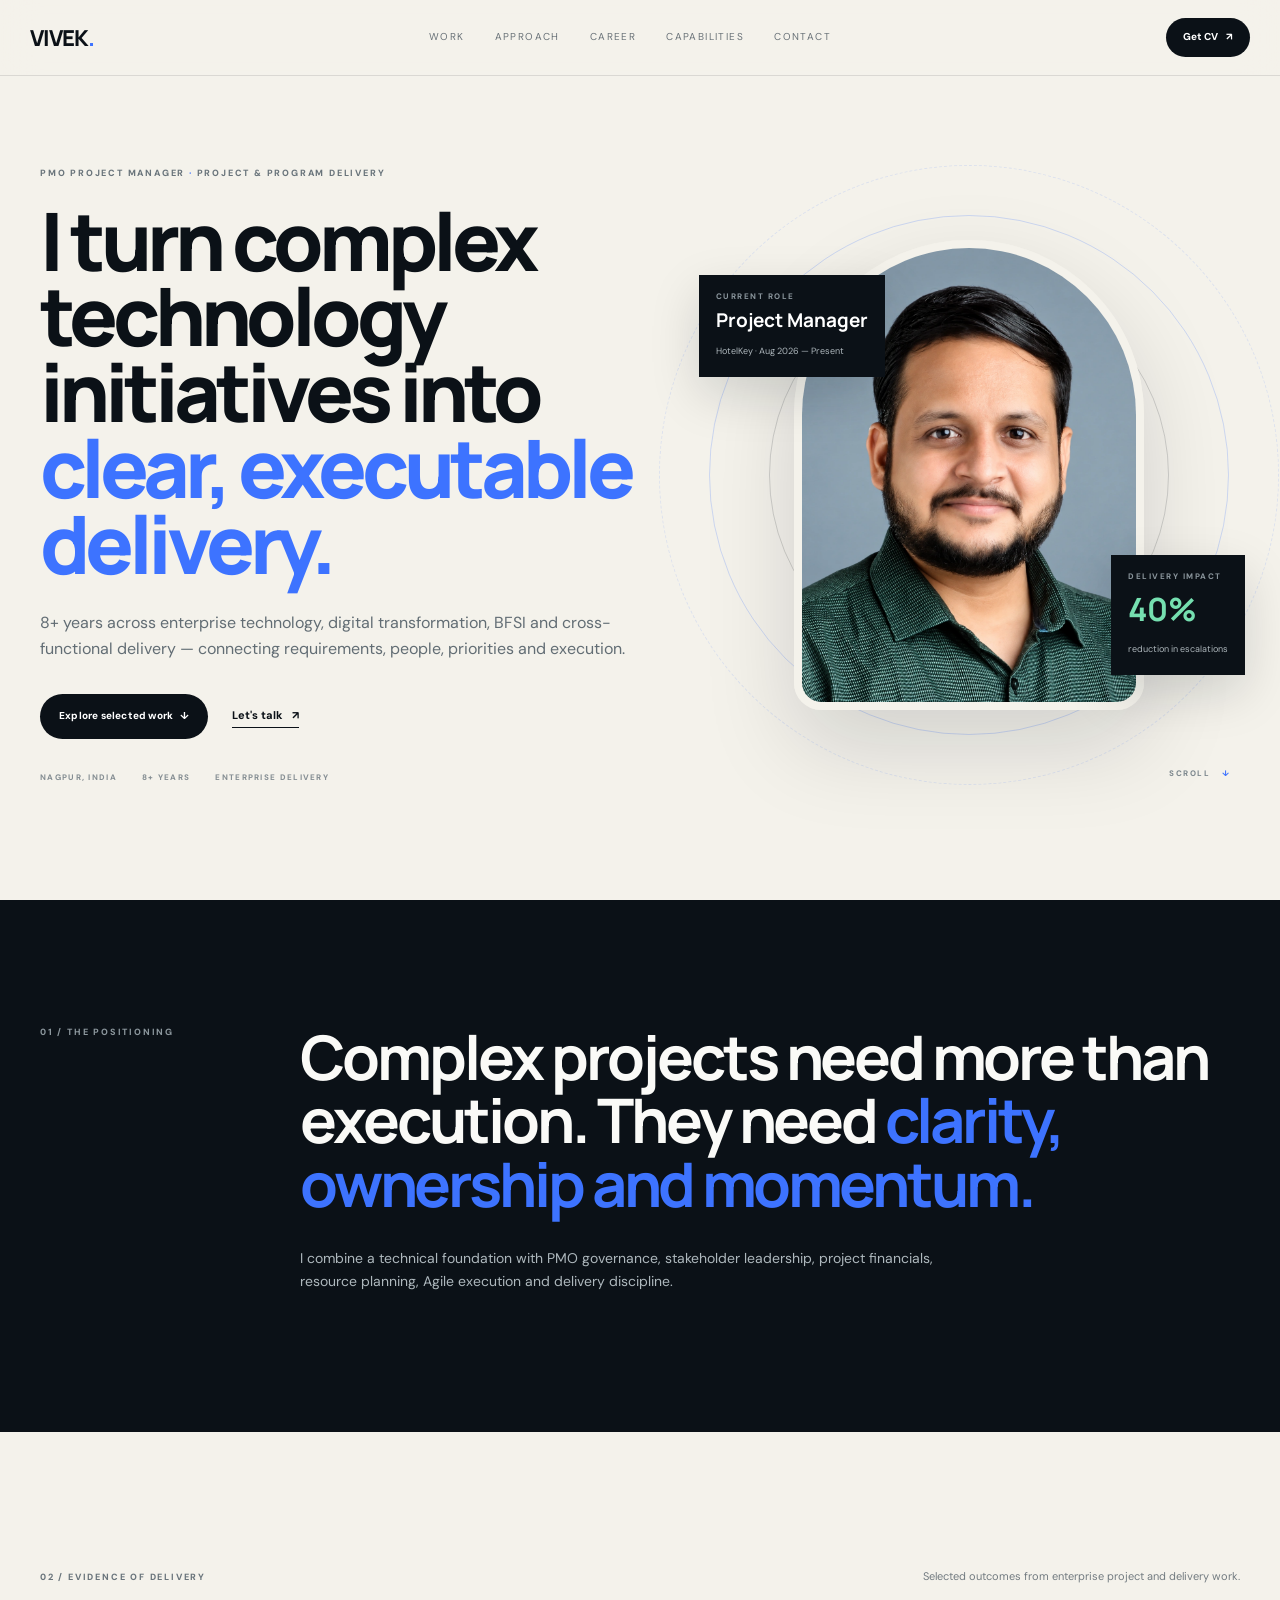
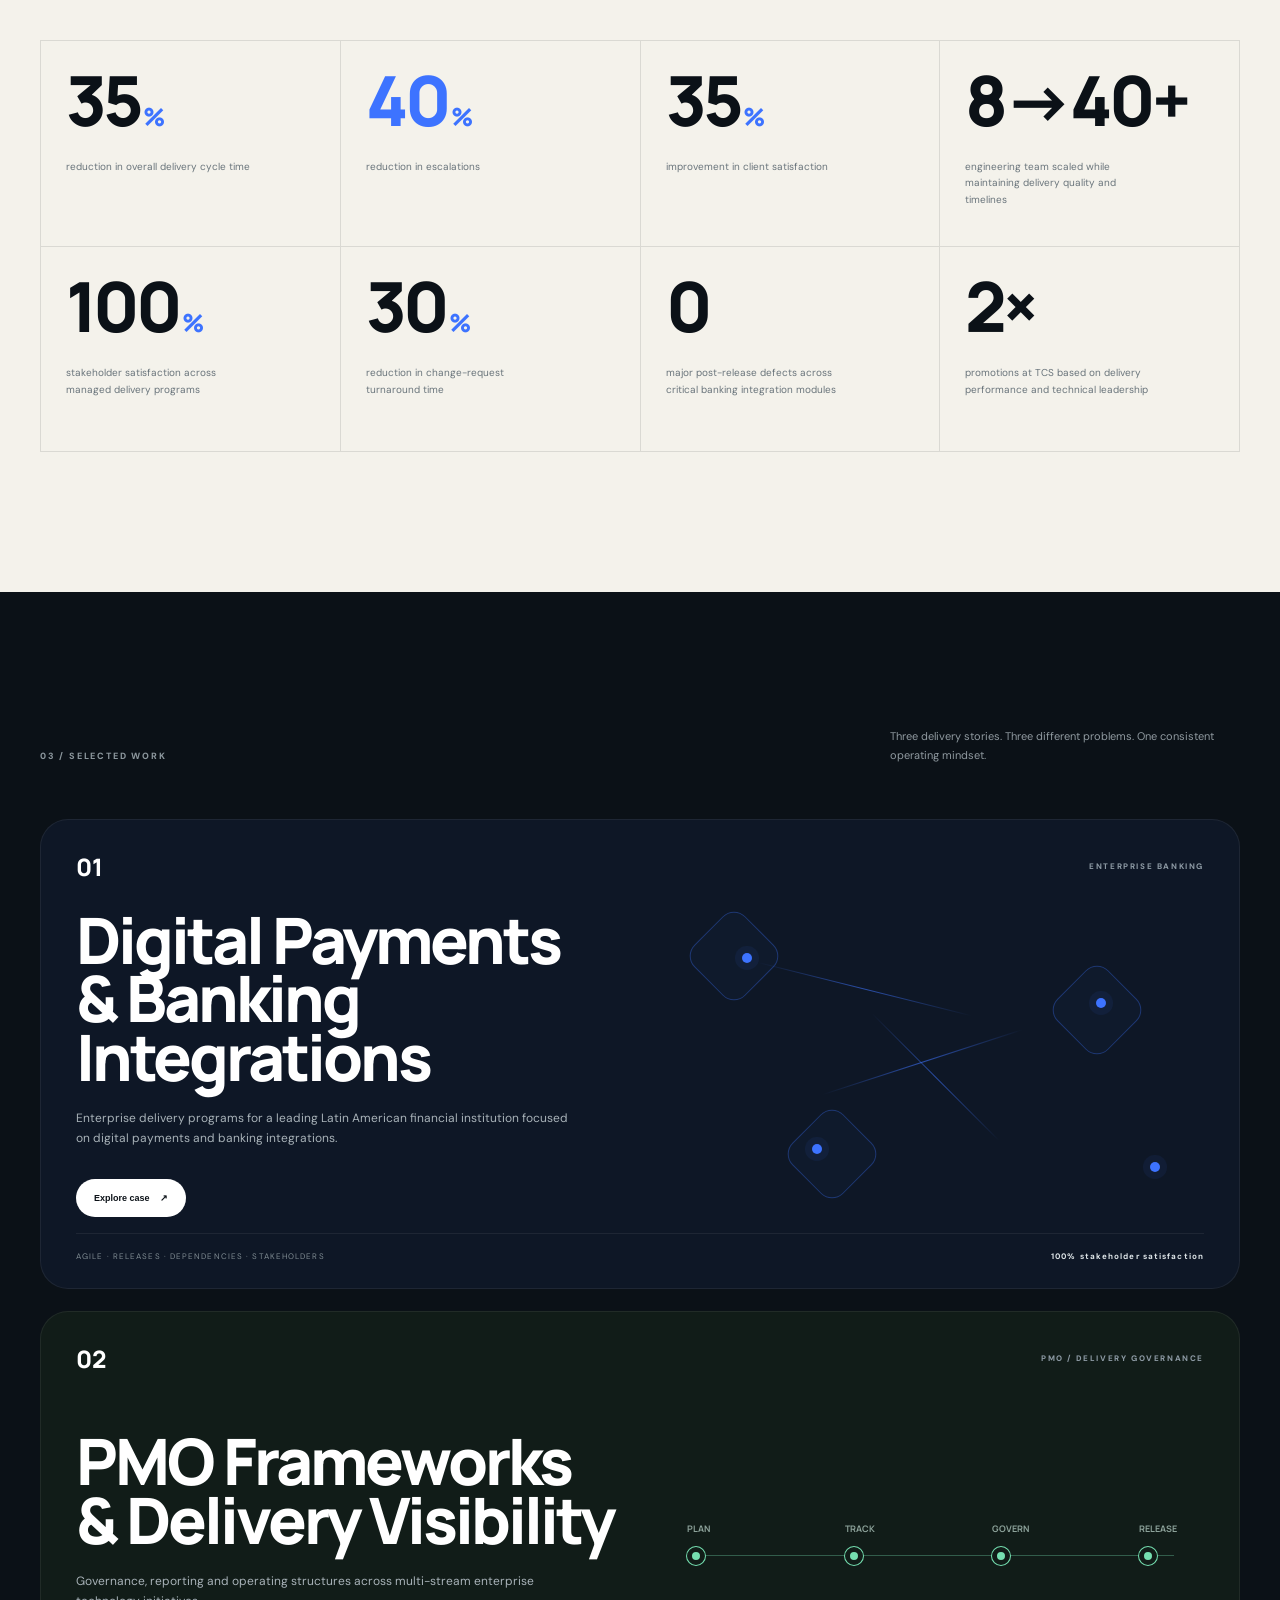
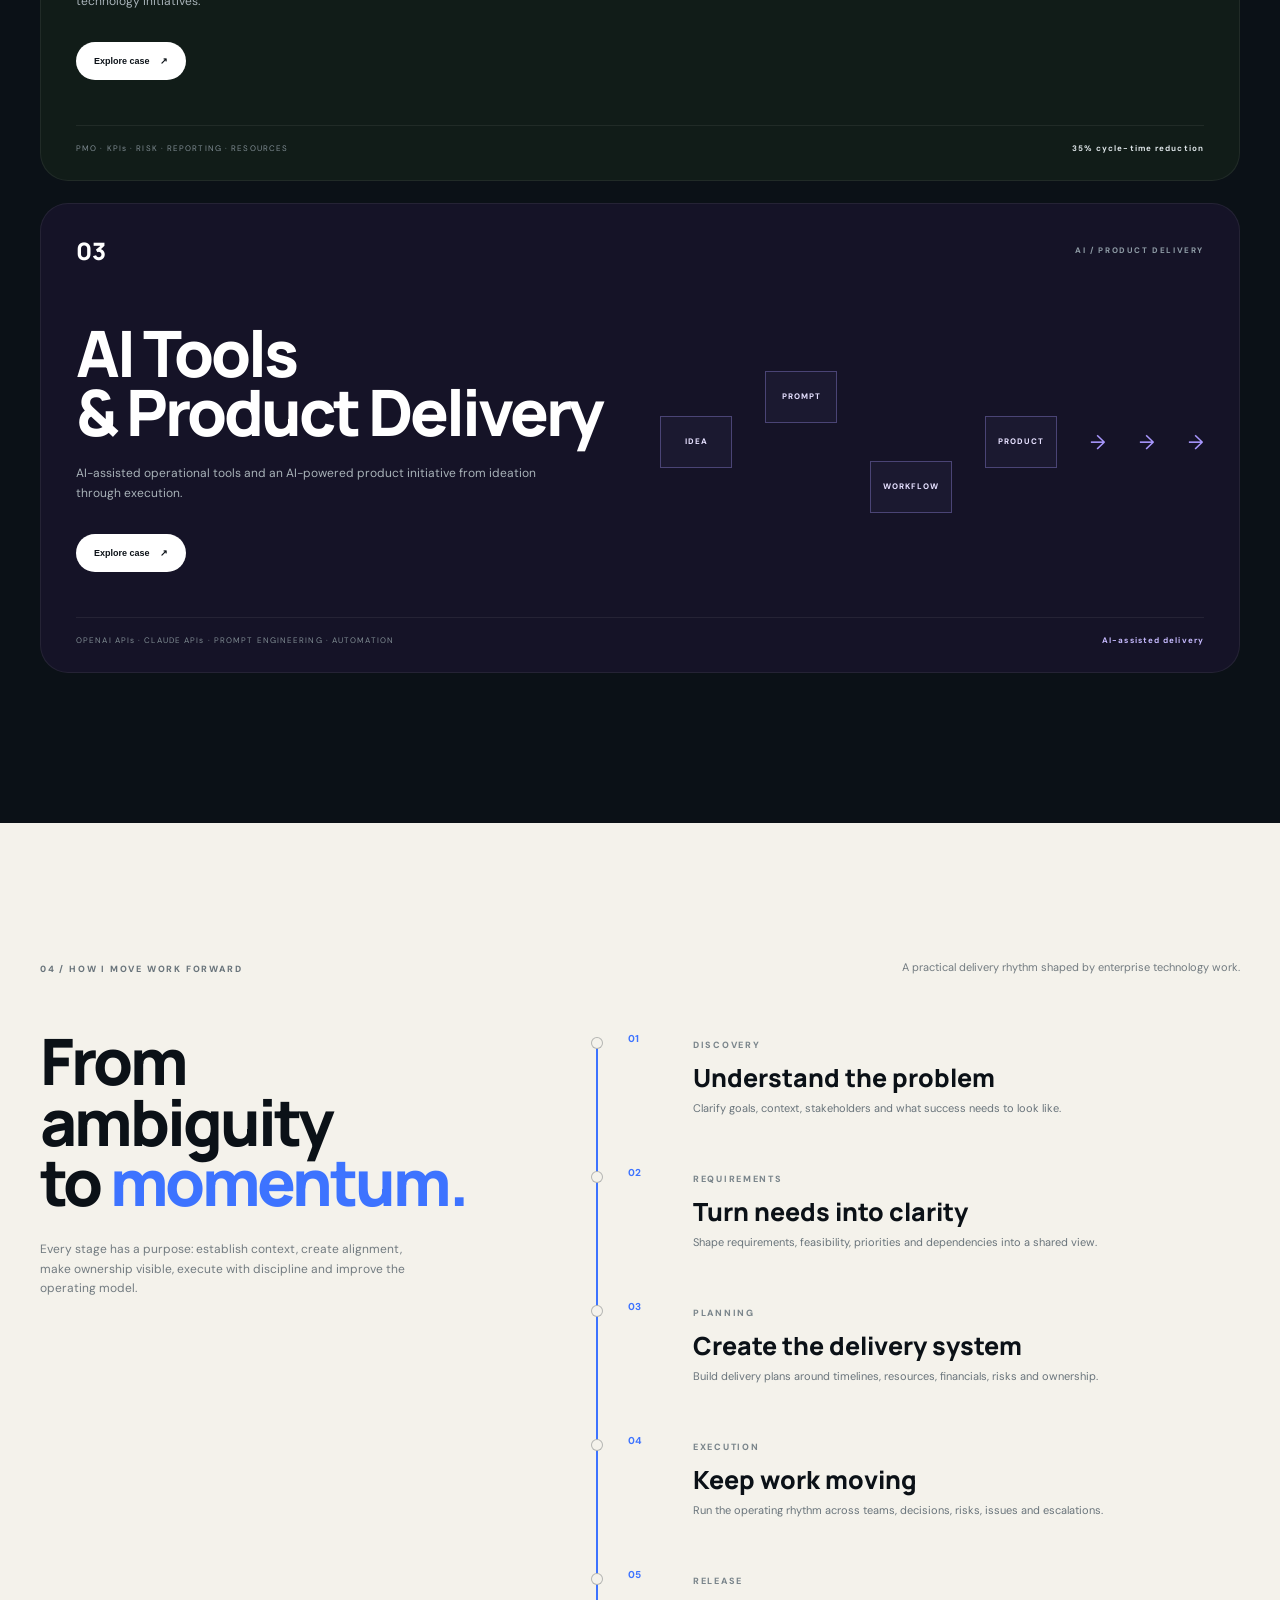
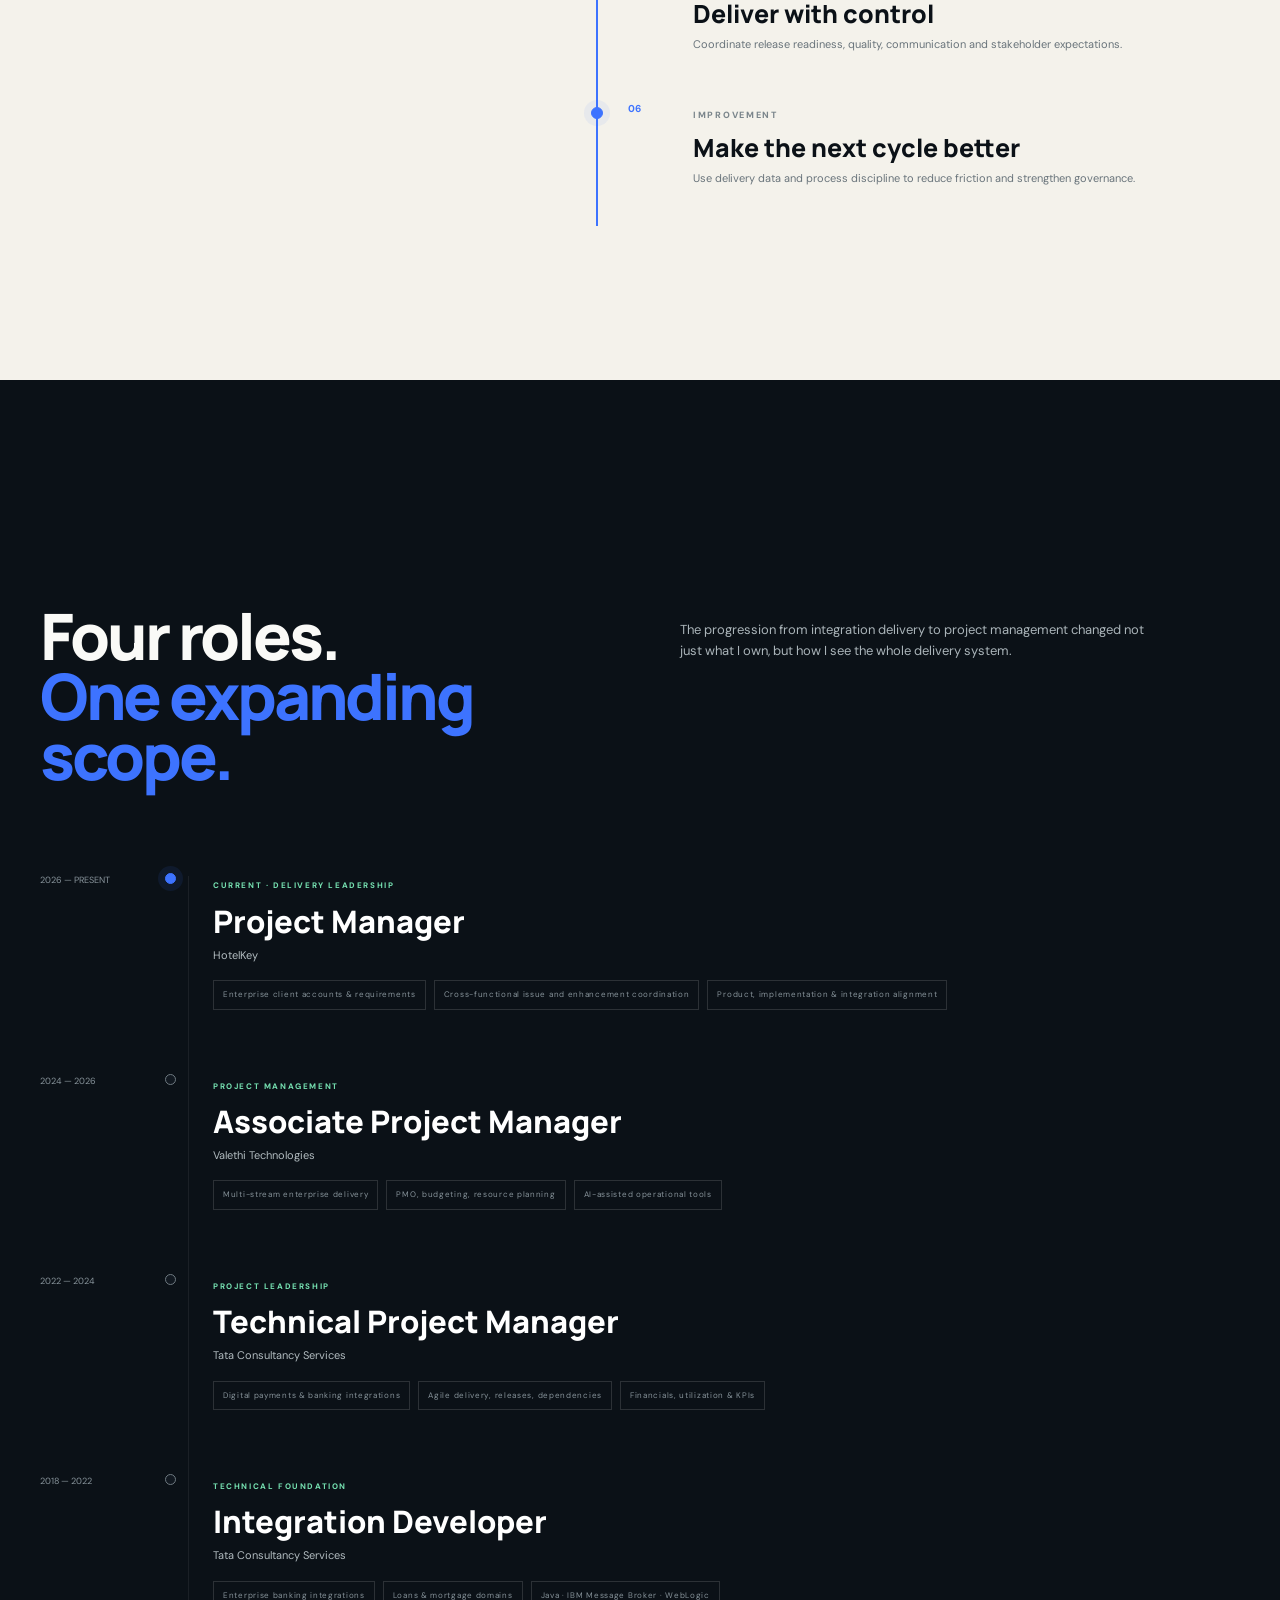
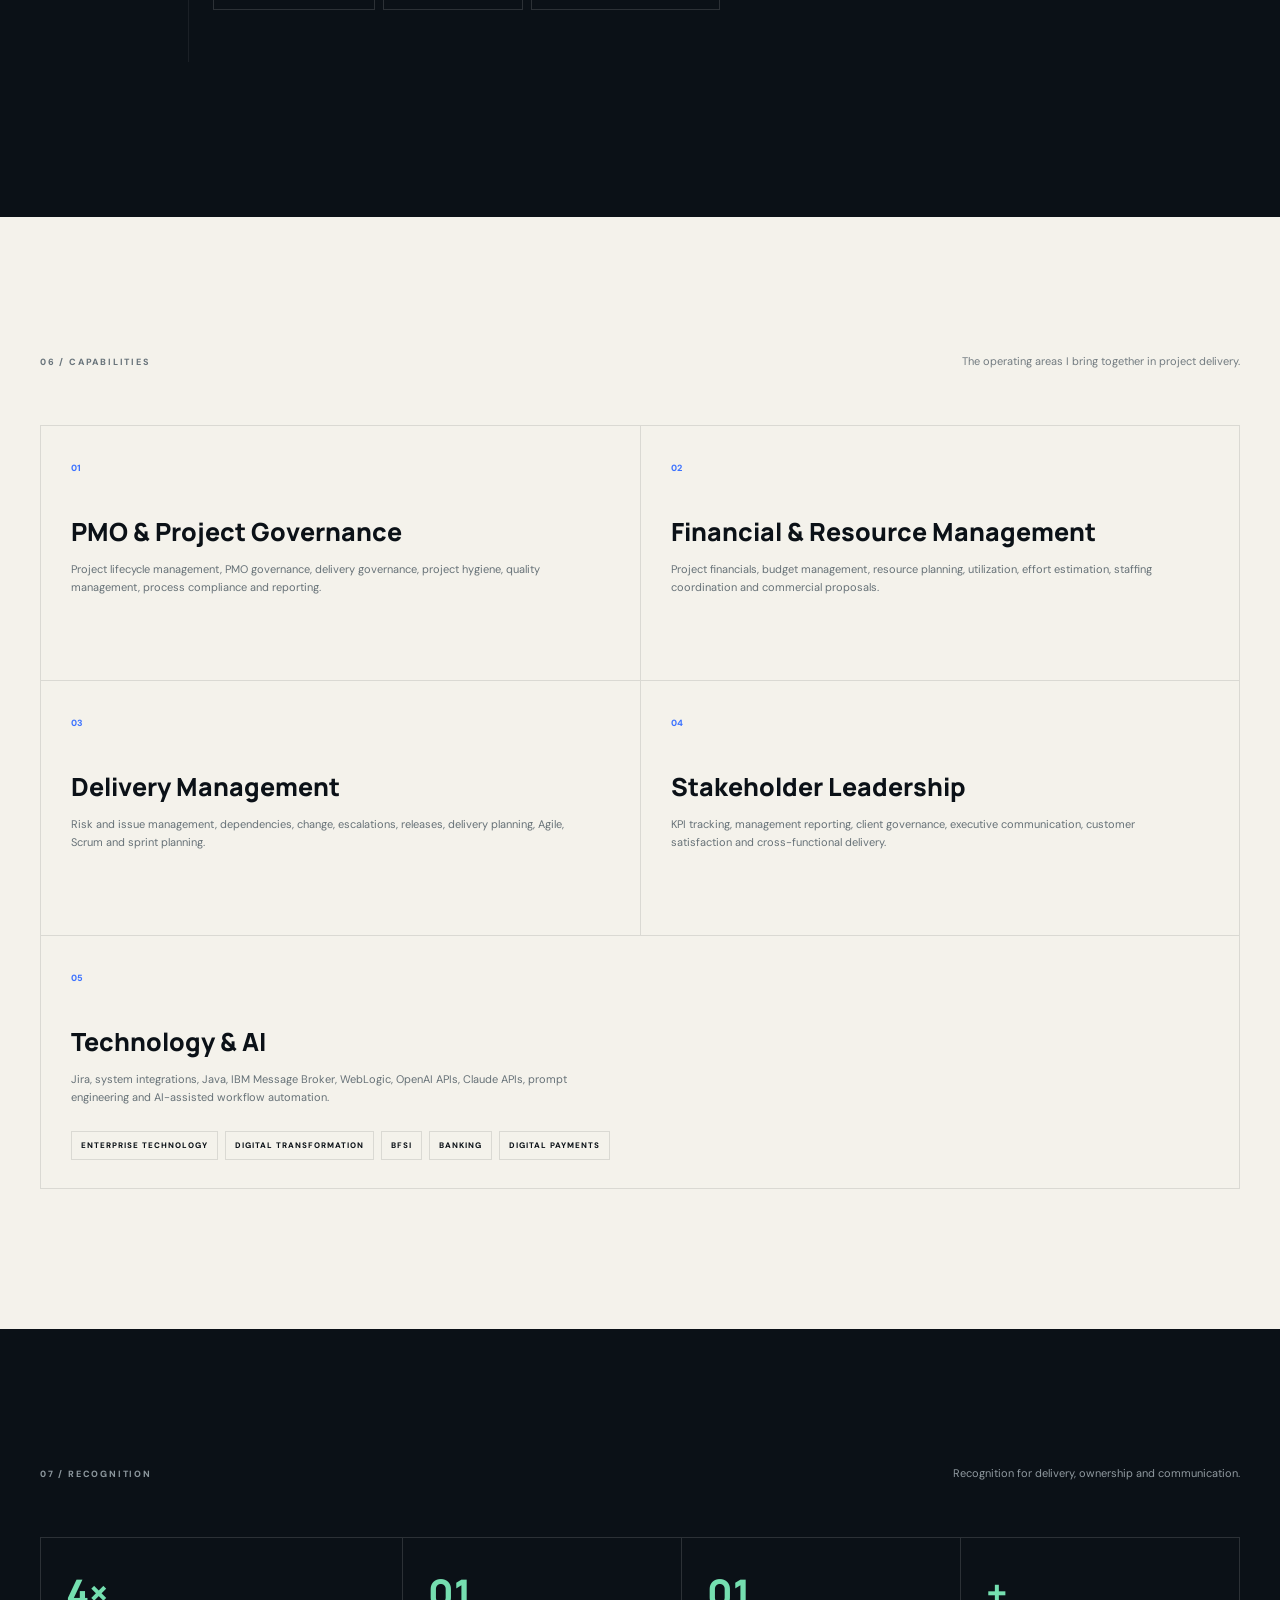
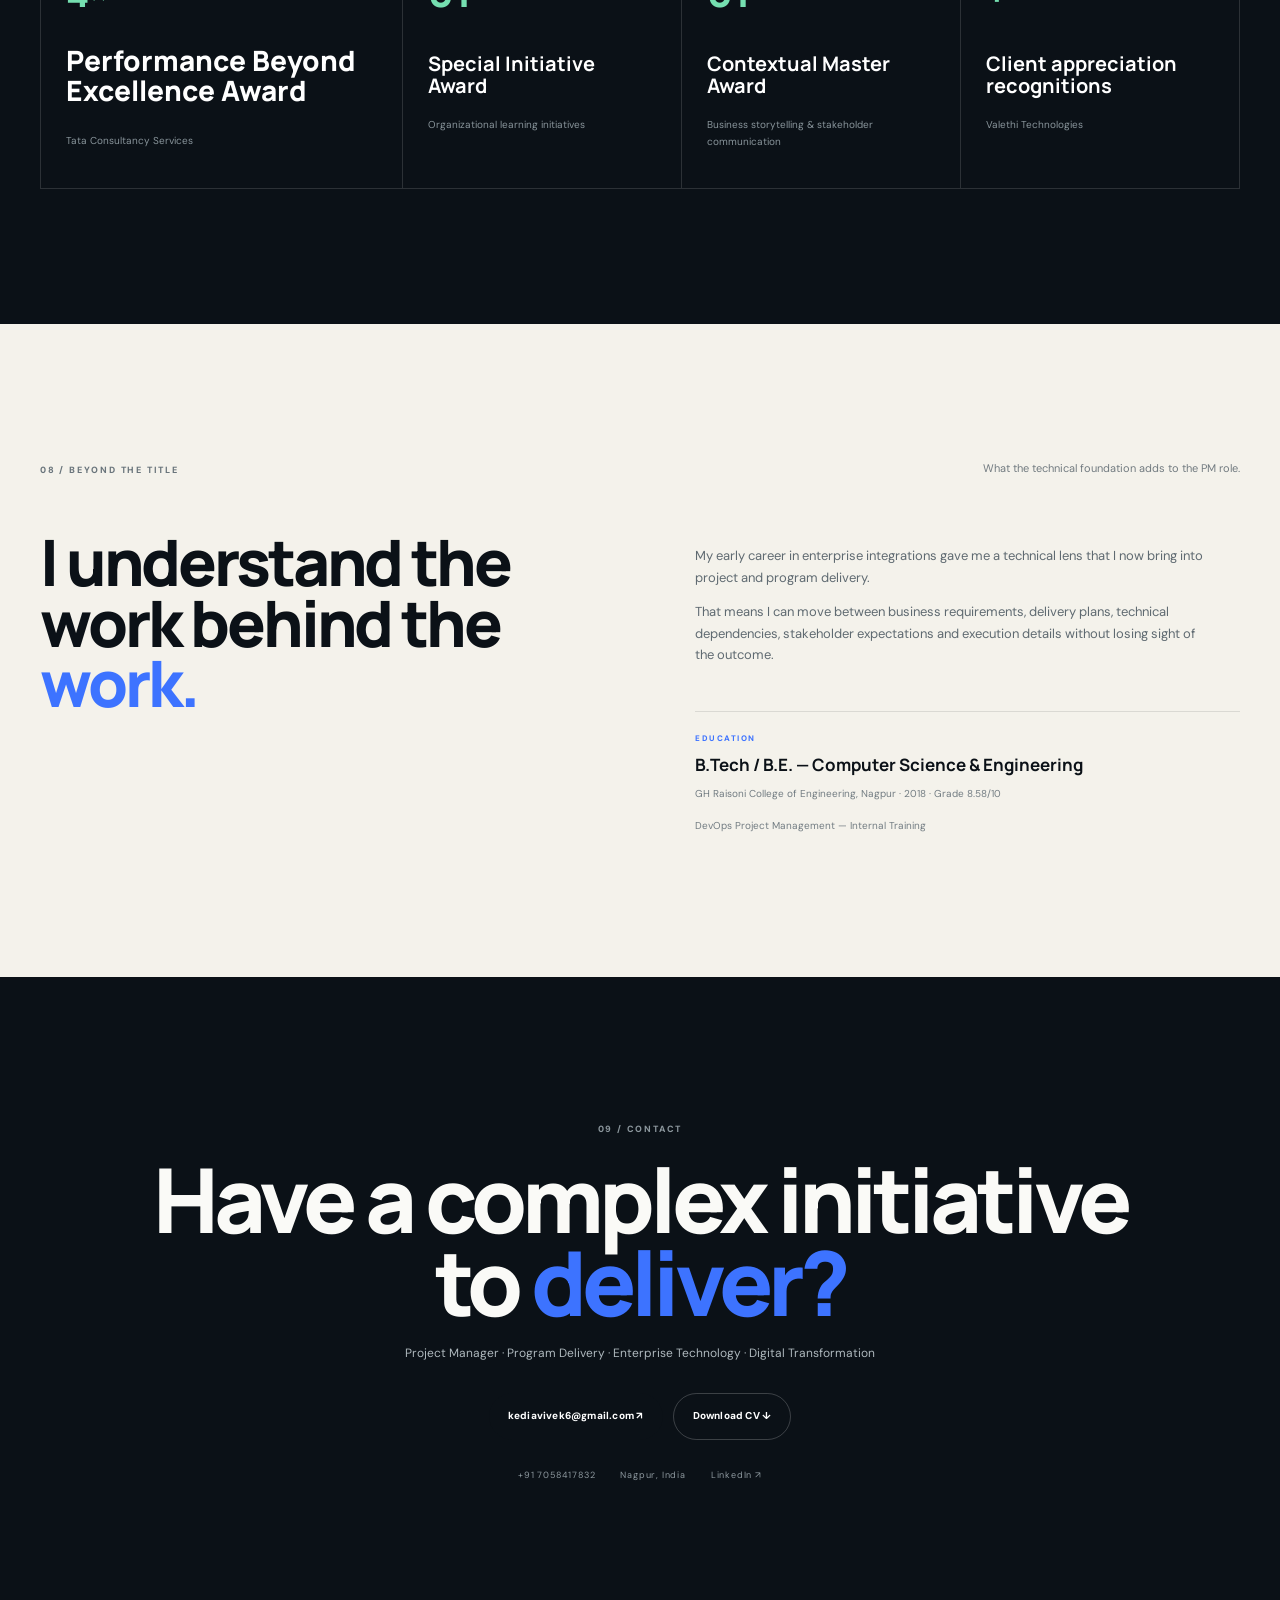
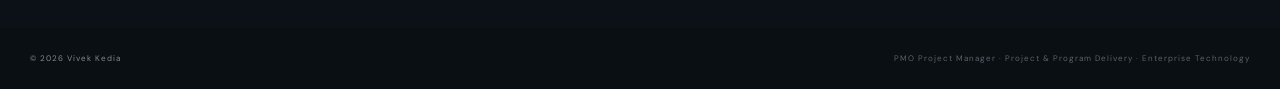
<file: index.html>
<!doctype html>
<html lang="en">
<head>
  <!-- Google tag (gtag.js) -->
<script async src="https://www.googletagmanager.com/gtag/js?id=G-PHBCSPD49C"></script>
<script>
  window.dataLayer = window.dataLayer || [];
  function gtag(){dataLayer.push(arguments);}
  gtag('js', new Date());

  gtag('config', 'G-PHBCSPD49C');
</script>
<meta charset="utf-8"><meta name="viewport" content="width=device-width,initial-scale=1">
<title>Vivek Kedia — PMO Project Manager</title>
<meta name="description" content="Vivek Kedia — PMO Project Manager focused on project and program delivery across enterprise technology, digital transformation and BFSI.">
<link rel="preconnect" href="https://fonts.googleapis.com"><link rel="preconnect" href="https://fonts.gstatic.com" crossorigin>
<link href="https://fonts.googleapis.com/css2?family=DM+Sans:wght@400;500;600;700&family=Manrope:wght@500;600;700;800&display=swap" rel="stylesheet">
<link rel="stylesheet" href="styles.css">
</head>
<body>
<div class="cursor-dot"></div><div class="progress"></div>
<header class="site-header"><a class="brand" href="#top">VIVEK<span>.</span></a><nav class="desktop-nav"><a href="#work">Work</a><a href="#approach">Approach</a><a href="#career">Career</a><a href="#capabilities">Capabilities</a><a href="#contact">Contact</a></nav><a class="header-cv" href="assets/Vivek_Kedia_Resume.pdf" download>Get CV <span>↗</span></a><button class="menu-btn" aria-label="Open menu">☰</button></header>
<div class="mobile-nav"><a href="#work">Work</a><a href="#approach">Approach</a><a href="#career">Career</a><a href="#capabilities">Capabilities</a><a href="#contact">Contact</a></div>
<main id="top">
<section class="hero wrap">
  <div class="hero-copy reveal">
    <p class="eyebrow">PMO PROJECT MANAGER <span>·</span> PROJECT & PROGRAM DELIVERY</p>
    <h1>I turn complex technology initiatives into <i>clear, executable delivery.</i></h1>
    <p class="hero-lead">8+ years across enterprise technology, digital transformation, BFSI and cross-functional delivery — connecting requirements, people, priorities and execution.</p>
    <div class="hero-actions"><a class="btn primary" href="#work">Explore selected work <span>↓</span></a><a class="text-link" href="mailto:kediavivek6@gmail.com">Let's talk <span>↗</span></a></div>
    <div class="hero-meta"><span>NAGPUR, INDIA</span><span>8+ YEARS</span><span>ENTERPRISE DELIVERY</span></div>
  </div>
  <div class="hero-visual reveal">
    <div class="orbit orbit-a"></div><div class="orbit orbit-b"></div><div class="orbit orbit-c"></div>
    <div class="portrait-frame"><img src="assets/vivek-profile.webp" alt="Vivek Kedia"></div>
    <div class="hero-note note-a"><small>CURRENT ROLE</small><strong>Project Manager</strong><span>HotelKey · Aug 2026 — Present</span></div>
    <div class="hero-note note-b"><small>DELIVERY IMPACT</small><strong>40%</strong><span>reduction in escalations</span></div>
    <div class="scroll-cue">SCROLL <span>↓</span></div>
  </div>
</section>

<section class="statement dark-band reveal">
  <div class="wrap statement-grid"><p class="eyebrow muted">01 / THE POSITIONING</p><div><h2>Complex projects need more than execution. They need <em>clarity, ownership and momentum.</em></h2><p>I combine a technical foundation with PMO governance, stakeholder leadership, project financials, resource planning, Agile execution and delivery discipline.</p></div></div>
</section>

<section id="impact" class="impact wrap">
  <div class="section-top reveal"><p class="eyebrow">02 / EVIDENCE OF DELIVERY</p><p>Selected outcomes from enterprise project and delivery work.</p></div>
  <div class="impact-grid">
    <div class="impact-item reveal"><strong data-count="35">0</strong><span>%</span><p>reduction in overall delivery cycle time</p></div>
    <div class="impact-item accent reveal"><strong data-count="40">0</strong><span>%</span><p>reduction in escalations</p></div>
    <div class="impact-item reveal"><strong data-count="35">0</strong><span>%</span><p>improvement in client satisfaction</p></div>
    <div class="impact-item reveal"><strong>8→40+</strong><p>engineering team scaled while maintaining delivery quality and timelines</p></div>
    <div class="impact-item reveal"><strong data-count="100">0</strong><span>%</span><p>stakeholder satisfaction across managed delivery programs</p></div>
    <div class="impact-item reveal"><strong data-count="30">0</strong><span>%</span><p>reduction in change-request turnaround time</p></div>
    <div class="impact-item reveal"><strong>0</strong><p>major post-release defects across critical banking integration modules</p></div>
    <div class="impact-item reveal"><strong>2×</strong><p>promotions at TCS based on delivery performance and technical leadership</p></div>
  </div>
</section>

<section id="work" class="work dark-band">
 <div class="wrap">
  <div class="section-top reveal"><p class="eyebrow muted">03 / SELECTED WORK</p><p>Three delivery stories. Three different problems. One consistent operating mindset.</p></div>
  <div class="case-list">
   <article class="case case-one reveal" data-case="banking"><div class="case-top"><span>01</span><small>ENTERPRISE BANKING</small></div><div class="case-main"><div><h3>Digital Payments<br>& Banking Integrations</h3><p>Enterprise delivery programs for a leading Latin American financial institution focused on digital payments and banking integrations.</p><button class="case-btn">Explore case <span>↗</span></button></div><div class="system-art" aria-hidden="true"><i></i><i></i><i></i><i></i><b></b><b></b><b></b><span class="flow-line l1"></span><span class="flow-line l2"></span><span class="flow-line l3"></span></div></div><div class="case-foot"><span>AGILE · RELEASES · DEPENDENCIES · STAKEHOLDERS</span><strong>100% stakeholder satisfaction</strong></div></article>
   <article class="case case-two reveal" data-case="pmo"><div class="case-top"><span>02</span><small>PMO / DELIVERY GOVERNANCE</small></div><div class="case-main"><div><h3>PMO Frameworks<br>& Delivery Visibility</h3><p>Governance, reporting and operating structures across multi-stream enterprise technology initiatives.</p><button class="case-btn">Explore case <span>↗</span></button></div><div class="timeline-art" aria-hidden="true"><div class="tline"></div><div class="milestone m1"><b>PLAN</b><i></i></div><div class="milestone m2"><b>TRACK</b><i></i></div><div class="milestone m3"><b>GOVERN</b><i></i></div><div class="milestone m4"><b>RELEASE</b><i></i></div></div></div><div class="case-foot"><span>PMO · KPIs · RISK · REPORTING · RESOURCES</span><strong>35% cycle-time reduction</strong></div></article>
   <article class="case case-three reveal" data-case="ai"><div class="case-top"><span>03</span><small>AI / PRODUCT DELIVERY</small></div><div class="case-main"><div><h3>AI Tools<br>& Product Delivery</h3><p>AI-assisted operational tools and an AI-powered product initiative from ideation through execution.</p><button class="case-btn">Explore case <span>↗</span></button></div><div class="ai-art" aria-hidden="true"><div class="ai-node n1">IDEA</div><div class="ai-node n2">PROMPT</div><div class="ai-node n3">WORKFLOW</div><div class="ai-node n4">PRODUCT</div><span class="ai-arrow a1">→</span><span class="ai-arrow a2">→</span><span class="ai-arrow a3">→</span></div></div><div class="case-foot"><span>OPENAI APIs · CLAUDE APIs · PROMPT ENGINEERING · AUTOMATION</span><strong>AI-assisted delivery</strong></div></article>
  </div>
 </div>
</section>

<section id="approach" class="approach wrap">
 <div class="section-top reveal"><p class="eyebrow">04 / HOW I MOVE WORK FORWARD</p><p>A practical delivery rhythm shaped by enterprise technology work.</p></div>
 <div class="approach-grid"><div class="approach-intro reveal"><h2>From ambiguity<br>to <em>momentum.</em></h2><p>Every stage has a purpose: establish context, create alignment, make ownership visible, execute with discipline and improve the operating model.</p></div><div class="process" id="process">
  <div class="process-progress"><span></span></div>
  <article class="process-step active reveal"><b>01</b><div><small>DISCOVERY</small><h3>Understand the problem</h3><p>Clarify goals, context, stakeholders and what success needs to look like.</p></div></article>
  <article class="process-step reveal"><b>02</b><div><small>REQUIREMENTS</small><h3>Turn needs into clarity</h3><p>Shape requirements, feasibility, priorities and dependencies into a shared view.</p></div></article>
  <article class="process-step reveal"><b>03</b><div><small>PLANNING</small><h3>Create the delivery system</h3><p>Build delivery plans around timelines, resources, financials, risks and ownership.</p></div></article>
  <article class="process-step reveal"><b>04</b><div><small>EXECUTION</small><h3>Keep work moving</h3><p>Run the operating rhythm across teams, decisions, risks, issues and escalations.</p></div></article>
  <article class="process-step reveal"><b>05</b><div><small>RELEASE</small><h3>Deliver with control</h3><p>Coordinate release readiness, quality, communication and stakeholder expectations.</p></div></article>
  <article class="process-step reveal"><b>06</b><div><small>IMPROVEMENT</small><h3>Make the next cycle better</h3><p>Use delivery data and process discipline to reduce friction and strengthen governance.</p></div></article>
 </div></div>
</section>

<section id="career" class="career dark-band">
 <div class="wrap"><div class="section-top reveal"><p class="eyebrow muted">05 / CAREER EVOLUTION</p><p>A technical foundation expanded into project, delivery and client leadership.</p></div>
 <div class="career-intro reveal"><h2>Four roles.<br><em>One expanding scope.</em></h2><p>The progression from integration delivery to project management changed not just what I own, but how I see the whole delivery system.</p></div>
 <div class="career-line">
  <article class="career-item current reveal"><time>2026 — PRESENT</time><span class="career-dot"></span><div><small>CURRENT · DELIVERY LEADERSHIP</small><h3>Project Manager</h3><p>HotelKey</p><ul><li>Enterprise client accounts & requirements</li><li>Cross-functional issue and enhancement coordination</li><li>Product, implementation & integration alignment</li></ul></div></article>
  <article class="career-item reveal"><time>2024 — 2026</time><span class="career-dot"></span><div><small>PROJECT MANAGEMENT</small><h3>Associate Project Manager</h3><p>Valethi Technologies</p><ul><li>Multi-stream enterprise delivery</li><li>PMO, budgeting, resource planning</li><li>AI-assisted operational tools</li></ul></div></article>
  <article class="career-item reveal"><time>2022 — 2024</time><span class="career-dot"></span><div><small>PROJECT LEADERSHIP</small><h3>Technical Project Manager</h3><p>Tata Consultancy Services</p><ul><li>Digital payments & banking integrations</li><li>Agile delivery, releases, dependencies</li><li>Financials, utilization & KPIs</li></ul></div></article>
  <article class="career-item reveal"><time>2018 — 2022</time><span class="career-dot"></span><div><small>TECHNICAL FOUNDATION</small><h3>Integration Developer</h3><p>Tata Consultancy Services</p><ul><li>Enterprise banking integrations</li><li>Loans & mortgage domains</li><li>Java · IBM Message Broker · WebLogic</li></ul></div></article>
 </div></div>
</section>

<section id="capabilities" class="capabilities wrap">
 <div class="section-top reveal"><p class="eyebrow">06 / CAPABILITIES</p><p>The operating areas I bring together in project delivery.</p></div>
 <div class="cap-grid">
  <article class="cap reveal"><span>01</span><h3>PMO & Project Governance</h3><p>Project lifecycle management, PMO governance, delivery governance, project hygiene, quality management, process compliance and reporting.</p></article>
  <article class="cap reveal"><span>02</span><h3>Financial & Resource Management</h3><p>Project financials, budget management, resource planning, utilization, effort estimation, staffing coordination and commercial proposals.</p></article>
  <article class="cap reveal"><span>03</span><h3>Delivery Management</h3><p>Risk and issue management, dependencies, change, escalations, releases, delivery planning, Agile, Scrum and sprint planning.</p></article>
  <article class="cap reveal"><span>04</span><h3>Stakeholder Leadership</h3><p>KPI tracking, management reporting, client governance, executive communication, customer satisfaction and cross-functional delivery.</p></article>
  <article class="cap reveal wide"><span>05</span><h3>Technology & AI</h3><p>Jira, system integrations, Java, IBM Message Broker, WebLogic, OpenAI APIs, Claude APIs, prompt engineering and AI-assisted workflow automation.</p><div class="tags"><i>ENTERPRISE TECHNOLOGY</i><i>DIGITAL TRANSFORMATION</i><i>BFSI</i><i>BANKING</i><i>DIGITAL PAYMENTS</i></div></article>
 </div>
</section>

<section class="recognition dark-band"><div class="wrap"><div class="section-top reveal"><p class="eyebrow muted">07 / RECOGNITION</p><p>Recognition for delivery, ownership and communication.</p></div><div class="recognition-grid"><div class="award-big reveal"><strong>4×</strong><h3>Performance Beyond Excellence Award</h3><p>Tata Consultancy Services</p></div><div class="award reveal"><strong>01</strong><h3>Special Initiative Award</h3><p>Organizational learning initiatives</p></div><div class="award reveal"><strong>01</strong><h3>Contextual Master Award</h3><p>Business storytelling & stakeholder communication</p></div><div class="award reveal"><strong>+</strong><h3>Client appreciation recognitions</h3><p>Valethi Technologies</p></div></div></div></section>

<section class="about wrap"><div class="section-top reveal"><p class="eyebrow">08 / BEYOND THE TITLE</p><p>What the technical foundation adds to the PM role.</p></div><div class="about-grid"><h2 class="reveal">I understand the work behind the <em>work.</em></h2><div class="reveal"><p>My early career in enterprise integrations gave me a technical lens that I now bring into project and program delivery.</p><p>That means I can move between business requirements, delivery plans, technical dependencies, stakeholder expectations and execution details without losing sight of the outcome.</p><div class="education"><span>EDUCATION</span><strong>B.Tech / B.E. — Computer Science & Engineering</strong><p>GH Raisoni College of Engineering, Nagpur · 2018 · Grade 8.58/10</p><small>DevOps Project Management — Internal Training</small></div></div></div></section>

<section id="contact" class="contact dark-band"><div class="wrap contact-inner reveal"><p class="eyebrow muted">09 / CONTACT</p><h2>Have a complex initiative<br>to <em>deliver?</em></h2><p>Project Manager · Program Delivery · Enterprise Technology · Digital Transformation</p><div class="contact-actions"><a class="btn light" href="mailto:kediavivek6@gmail.com">kediavivek6@gmail.com ↗</a><a class="btn outline" href="assets/Vivek_Kedia_Resume.pdf" download>Download CV ↓</a></div><div class="contact-meta"><span>+91 7058417832</span><span>Nagpur, India</span><a href="https://linkedin.com/in/vivek-kedia/" target="_blank" rel="noreferrer">LinkedIn ↗</a></div></div></section>
</main>
<footer class="footer"><div>© 2026 Vivek Kedia</div><div>PMO Project Manager · Project & Program Delivery · Enterprise Technology</div></footer>

<div class="case-modal" aria-hidden="true"><div class="modal-backdrop"></div><div class="modal-panel"><button class="modal-close" aria-label="Close">×</button><div class="modal-kicker" id="modal-kicker"></div><h2 id="modal-title"></h2><p class="modal-summary" id="modal-summary"></p><div class="modal-grid"><div><small>CONTEXT</small><p id="modal-context"></p></div><div><small>CHALLENGE</small><p id="modal-challenge"></p></div><div><small>MY ROLE</small><p id="modal-role"></p></div><div><small>APPROACH</small><p id="modal-approach"></p></div><div><small>EXECUTION</small><p id="modal-execution"></p></div><div><small>OUTCOME</small><p id="modal-outcome"></p></div></div><div class="modal-flow"><span>DISCOVERY</span><i></i><span>REQUIREMENTS</span><i></i><span>PLANNING</span><i></i><span>EXECUTION</span><i></i><span>RELEASE</span><i></i><span>IMPROVEMENT</span></div></div></div>
<script src="script.js"></script>
</body></html>
</file>
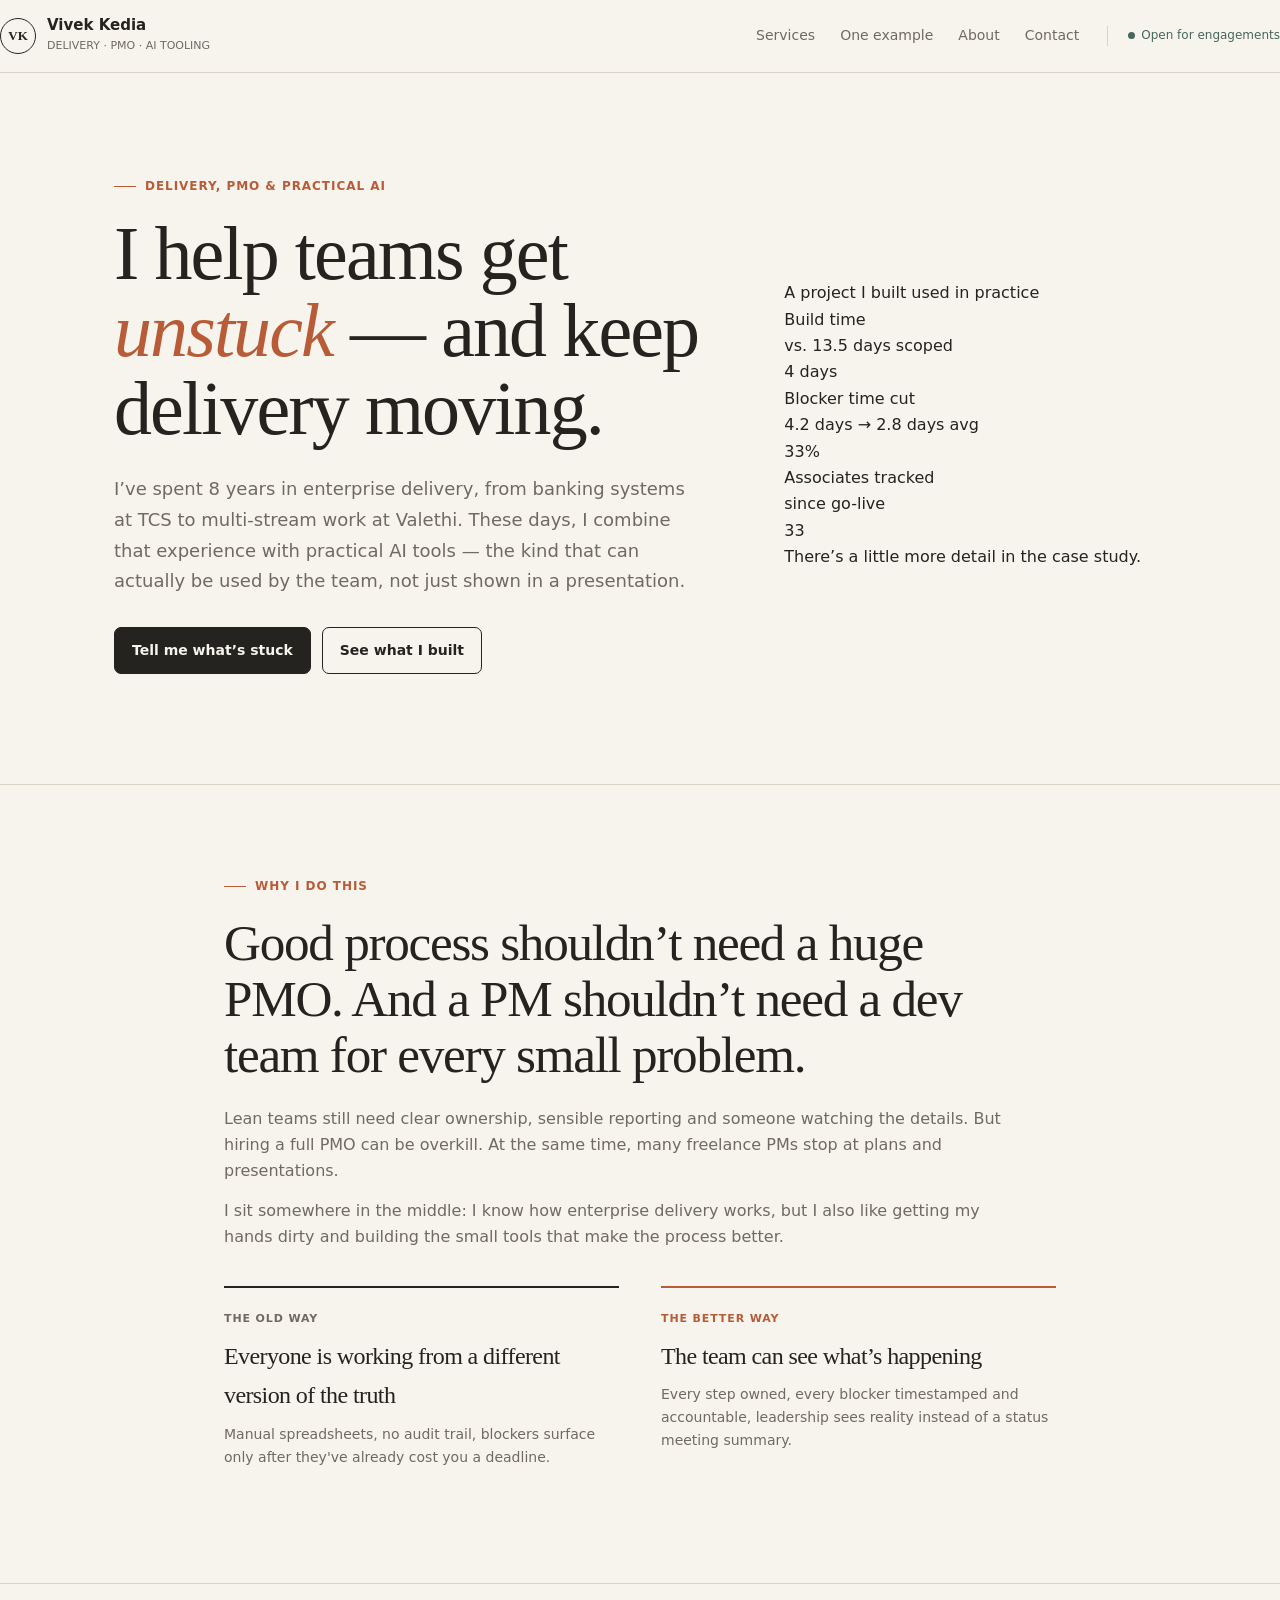
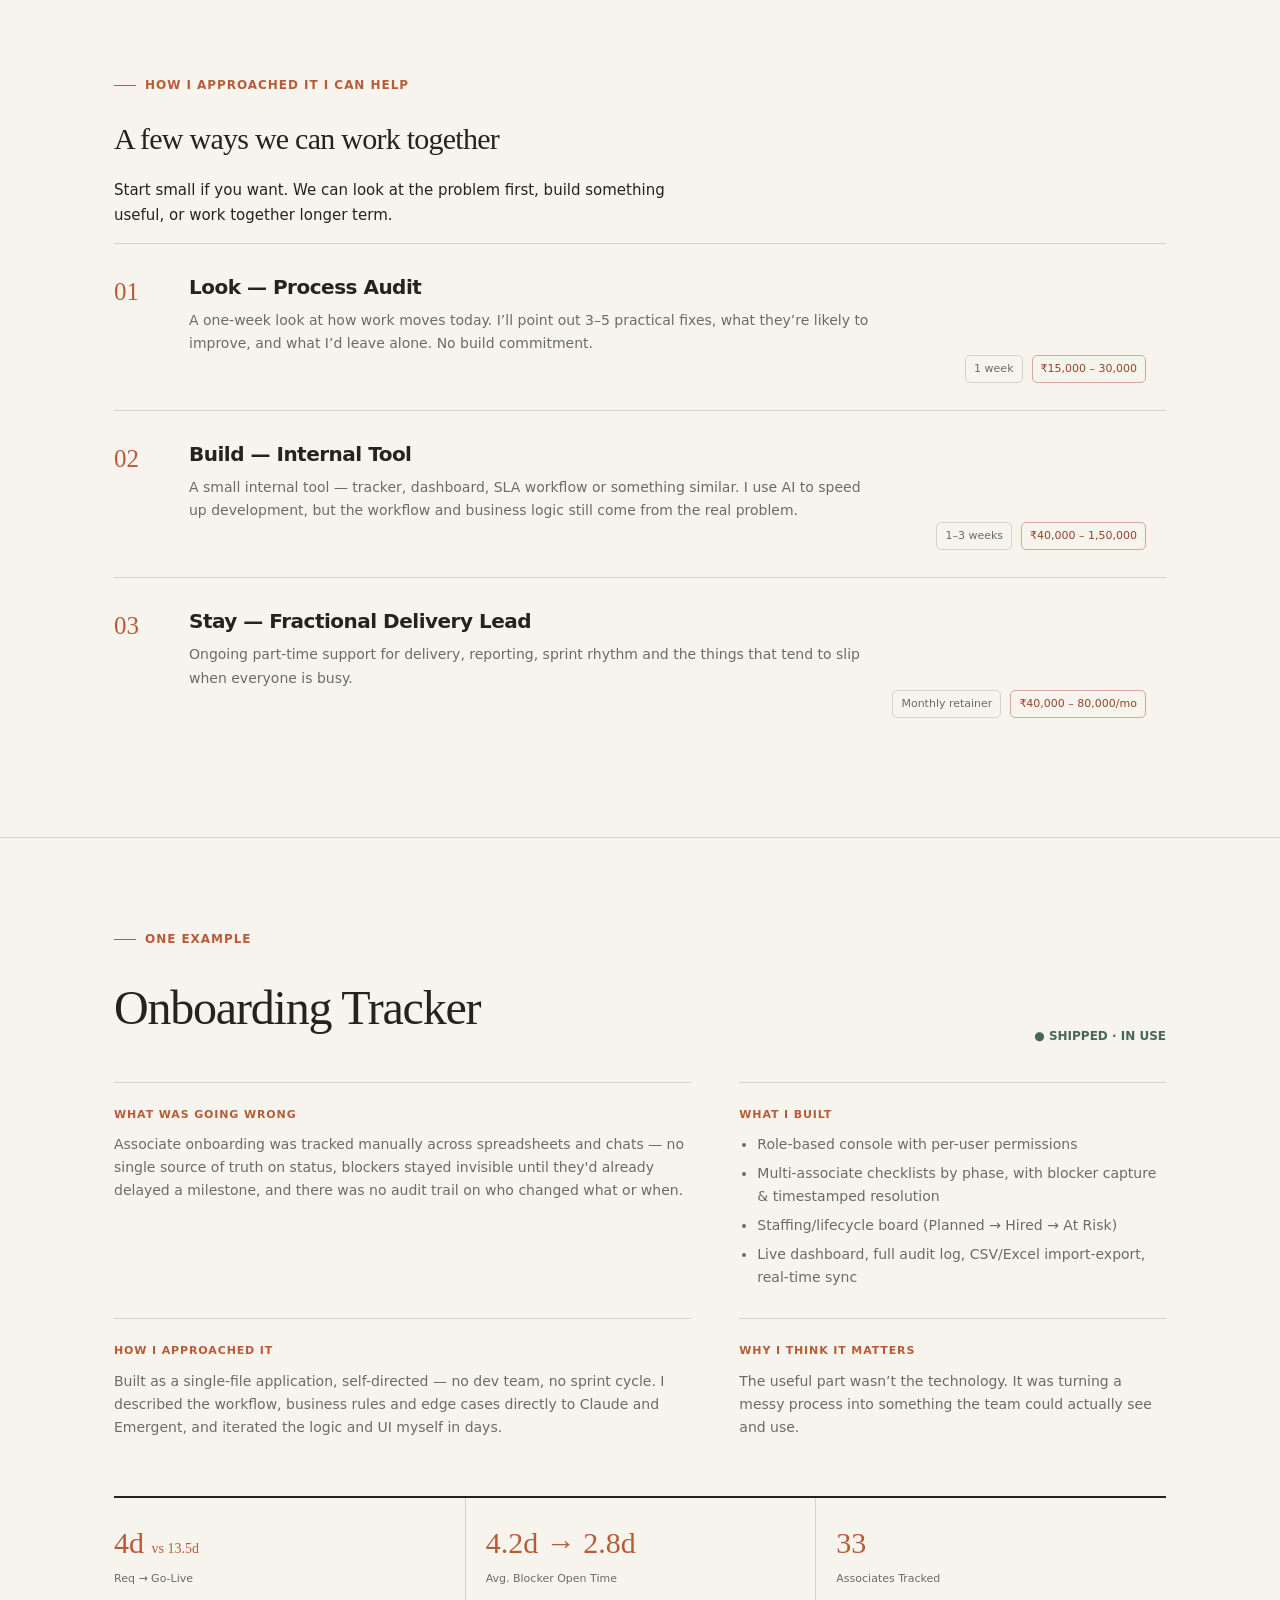
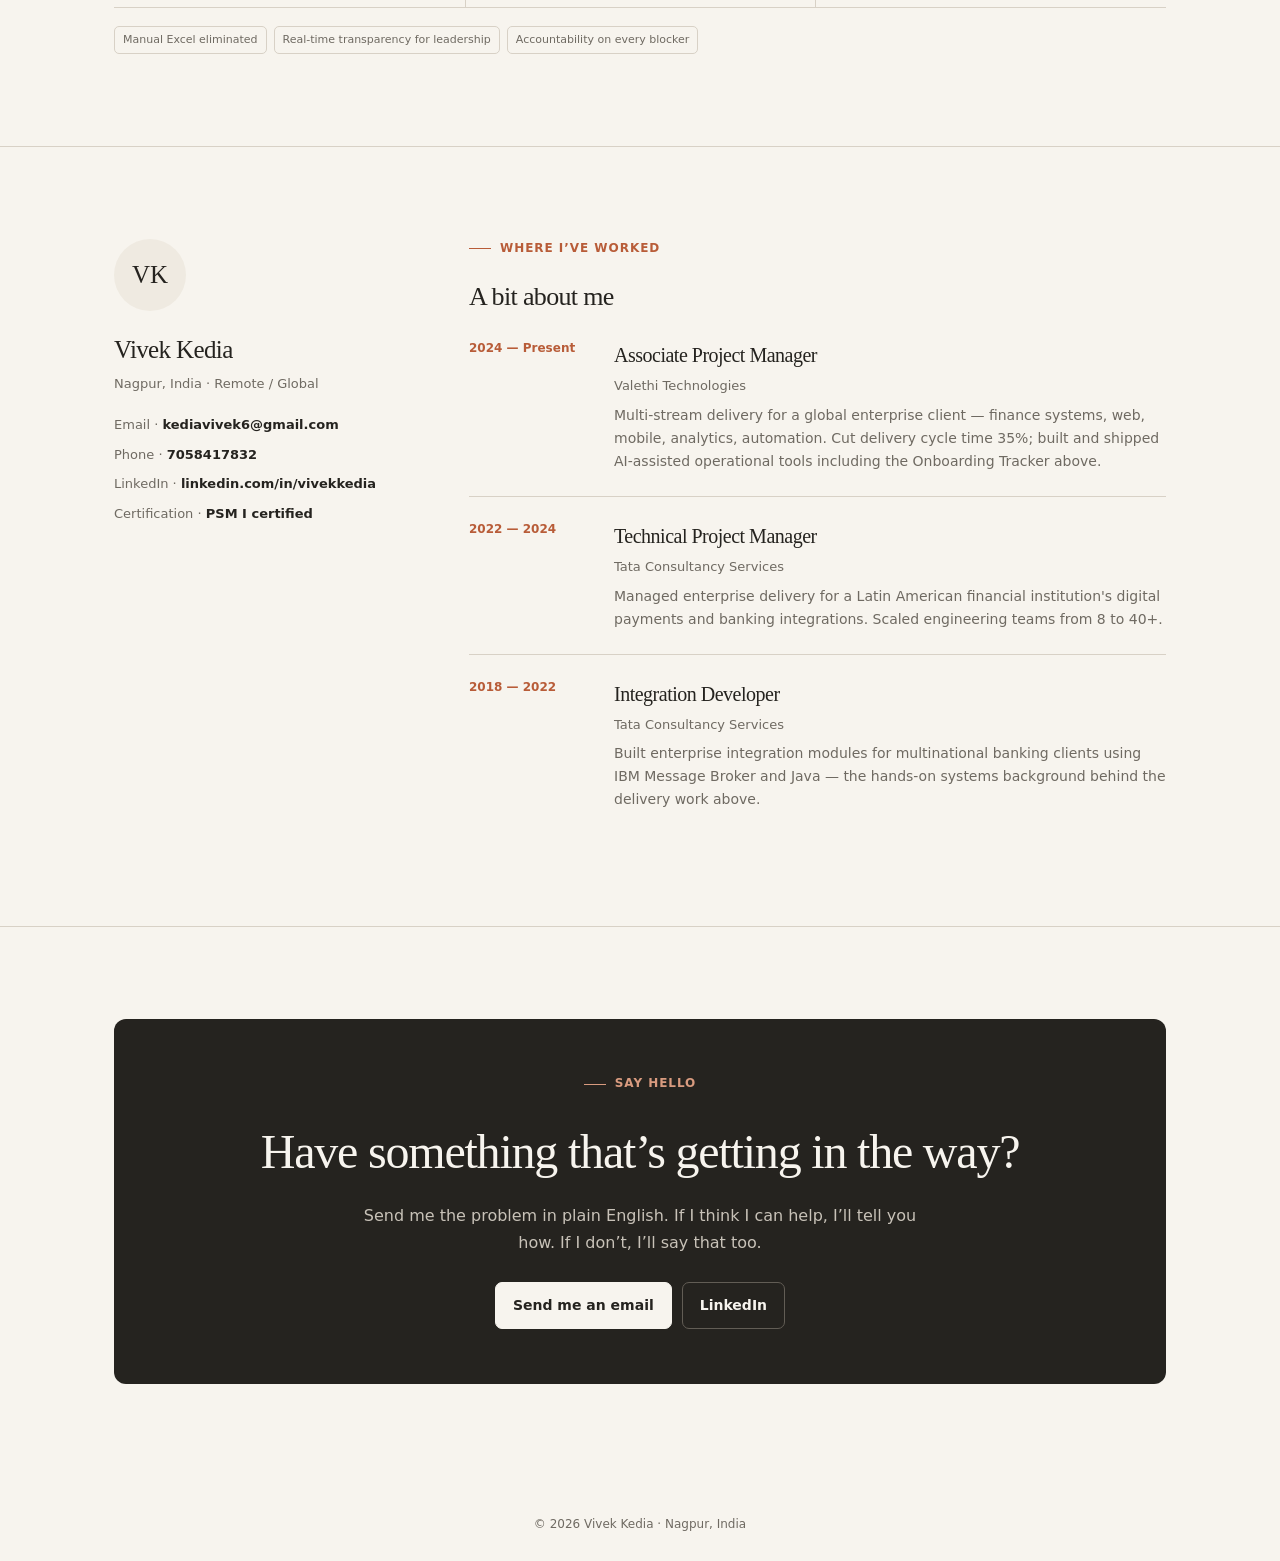
<file: portfolio_human.html>
<!DOCTYPE html>
<html lang="en">
<head>
<meta charset="UTF-8" />
<meta name="viewport" content="width=device-width, initial-scale=1.0" />
<title>Vivek Kedia — Delivery & AI Tooling Consultant</title>
<style>
  :root{
    --paper:#F7F4EE;
    --paper-2:#EFEAE1;
    --ink:#25231F;
    --soft:#6F6A62;
    --line:#D8D1C6;
    --accent:#B85C38;
    --accent-dark:#91452A;
    --green:#46675A;
    --white:#FFFDF9;
    --radius:10px;
  }
  *{box-sizing:border-box}
  html{scroll-behavior:smooth}
  body{
    margin:0;
    background:var(--paper);
    color:var(--ink);
    font-family:Inter, ui-sans-serif, system-ui, -apple-system, BlinkMacSystemFont, "Segoe UI", sans-serif;
    font-size:16px;
    line-height:1.65;
  }
  @media (prefers-reduced-motion: reduce){
    html{scroll-behavior:auto}
    *{animation-duration:.001ms!important;animation-iteration-count:1!important;transition-duration:.001ms!important}
  }
  h1,h2,h3,h4{margin:0;color:var(--ink);letter-spacing:-.025em}
  h1,h2{font-family:Georgia,"Times New Roman",serif;font-weight:500}
  h3,h4{font-weight:650}
  a{color:inherit;text-decoration:none}
  .wrap{max-width:1120px;margin:0 auto;padding:0 34px}
  section{padding:92px 0;border-bottom:1px solid var(--line)}
  .eyebrow{
    display:flex;align-items:center;gap:9px;
    margin-bottom:18px;
    color:var(--accent);
    font-size:12px;font-weight:700;
    letter-spacing:.08em;text-transform:uppercase;
  }
  .eyebrow::before{content:"";width:22px;height:1px;background:var(--accent)}

  header{
    position:sticky;top:0;z-index:100;
    background:rgba(247,244,238,.94);
    border-bottom:1px solid var(--line);
  }
  .nav{display:flex;align-items:center;gap:28px;min-height:72px}
  .brand{display:flex;align-items:center;gap:11px;margin-right:auto}
  .brand .mark{
    width:36px;height:36px;border:1px solid var(--ink);border-radius:50%;
    display:flex;align-items:center;justify-content:center;
    font-family:Georgia,serif;font-size:13px;font-weight:700;
  }
  .brand .name{font-weight:700;font-size:15px;line-height:1.15}
  .brand .role{font-size:11px;color:var(--soft);margin-top:2px}
  nav.links{display:flex;gap:25px}
  nav.links a{font-size:14px;color:var(--soft)}
  nav.links a:hover,nav.links a:focus-visible{color:var(--ink)}
  .status-pill{
    border-left:1px solid var(--line);padding-left:20px;
    font-size:12px;color:var(--green);white-space:nowrap;
  }
  .dot{display:inline-block;width:7px;height:7px;border-radius:50%;background:var(--green);margin-right:6px}
  .navtoggle{display:none;background:none;border:1px solid var(--line);border-radius:7px;padding:7px 10px;color:var(--ink)}

  .hero{padding:104px 0 110px}
  .hero-grid{display:grid;grid-template-columns:minmax(0,1.15fr) minmax(320px,.75fr);gap:85px;align-items:center}
  .hero h1{font-size:clamp(46px,6vw,76px);line-height:1.02;max-width:760px;margin-bottom:27px}
  .hero h1 .hl{color:var(--accent);font-style:italic}
  .hero p.lede{font-size:18px;line-height:1.7;color:var(--soft);max-width:660px;margin:0 0 30px}
  .cta-row{display:flex;gap:11px;flex-wrap:wrap}
  .btn{
    display:inline-flex;align-items:center;justify-content:center;
    padding:11px 17px;border-radius:7px;font-size:14px;font-weight:700;
    border:1px solid var(--ink);transition:transform .15s,background .15s,color .15s;
  }
  .btn:hover{transform:translateY(-1px)}
  .btn-primary{background:var(--ink);color:var(--paper)}
  .btn-primary:hover{background:#3A3731}
  .btn-ghost{background:transparent}
  .btn-ghost:hover{background:var(--paper-2)}

  .hero-note{
    border-left:2px solid var(--accent);
    padding:9px 0 9px 24px;
    color:var(--soft);
  }
  .hero-note strong{display:block;color:var(--ink);font-family:Georgia,serif;font-size:22px;font-weight:500;margin-bottom:8px}
  .hero-note p{margin:0;font-size:14px}
  .quick-facts{display:grid;grid-template-columns:1fr 1fr;gap:0;margin-top:28px;border-top:1px solid var(--line)}
  .fact{padding:15px 0;border-bottom:1px solid var(--line)}
  .fact:nth-child(odd){margin-right:18px}
  .fact .num{display:block;font-family:Georgia,serif;font-size:25px;color:var(--accent)}
  .fact .label{font-size:12px;color:var(--soft)}

  .positioning .wrap{max-width:900px}
  .positioning h2{font-size:clamp(34px,4vw,52px);line-height:1.1;max-width:800px;margin-bottom:22px}
  .positioning p{color:var(--soft);max-width:780px;margin:0 0 13px}
  .split-line{display:grid;grid-template-columns:1fr 1fr;gap:42px;margin-top:35px}
  .split-card{padding:22px 0;border-top:2px solid var(--ink)}
  .split-card.ok{border-top-color:var(--accent)}
  .split-card .tag{display:block;color:var(--soft);font-size:11px;font-weight:700;letter-spacing:.08em;text-transform:uppercase;margin-bottom:9px}
  .split-card.ok .tag{color:var(--accent)}
  .split-card h3{font-family:Georgia,serif;font-size:24px;font-weight:500;margin-bottom:7px}
  .split-card p{font-size:14px;margin:0}

  #services h2,#case-study h2{font-size:clamp(34px,4vw,48px)}
  .section-intro{color:var(--soft);max-width:640px;margin:9px 0 35px}
  .phase{
    display:grid;grid-template-columns:55px 1fr auto;gap:20px;
    padding:27px 0;border-top:1px solid var(--line);
  }
  .phase:first-of-type{border-top:0}
  .phase-no{font-family:Georgia,serif;font-size:25px;color:var(--accent)}
  .phase-body h3{font-size:20px;margin-bottom:5px}
  .phase-body .desc{color:var(--soft);font-size:14px;max-width:680px;margin:0}
  .phase-meta{display:flex;gap:9px;align-items:flex-start;justify-content:flex-end;flex-wrap:wrap}
  .chip{
    display:inline-block;border:1px solid var(--line);border-radius:5px;
    padding:4px 8px;color:var(--soft);font-size:11px;background:transparent;
  }
  .chip.price{color:var(--accent-dark);border-color:#D4AA99}

  .case-head{display:flex;justify-content:space-between;align-items:flex-end;gap:20px;margin-bottom:35px}
  .case-head h2{margin-top:2px}
  .status-shipped{font-size:12px;color:var(--green);font-weight:700}
  .case-grid{display:grid;grid-template-columns:1.15fr .85fr;gap:0 48px;margin-bottom:34px}
  .case-block{padding:23px 0;border-top:1px solid var(--line)}
  .case-block .k{display:block;color:var(--accent);font-size:11px;font-weight:700;letter-spacing:.08em;text-transform:uppercase;margin-bottom:9px}
  .case-block p,.case-block ul{font-size:14px;color:var(--soft);margin:0}
  .case-block ul{padding-left:18px}
  .case-block li{margin-bottom:6px}
  .result-strip{display:grid;grid-template-columns:repeat(3,1fr);border-top:2px solid var(--ink);border-bottom:1px solid var(--line)}
  .result-card{text-align:left;padding:20px 16px 18px 0}
  .result-card+.result-card{border-left:1px solid var(--line);padding-left:20px}
  .result-card .big{font-family:Georgia,serif;font-size:30px;color:var(--accent)}
  .result-card .lbl{font-size:11px;color:var(--soft);margin-top:3px}
  .tags-row{display:flex;flex-wrap:wrap;gap:7px;margin-top:18px}

  .about-grid{display:grid;grid-template-columns:280px 1fr;gap:75px}
  .about-card{position:sticky;top:105px;height:max-content}
  .about-card .initials{
    width:72px;height:72px;border-radius:50%;background:var(--paper-2);
    display:flex;align-items:center;justify-content:center;
    font-family:Georgia,serif;font-size:25px;margin-bottom:18px;
  }
  .about-card h3{font-family:Georgia,serif;font-size:25px;font-weight:500;margin-bottom:3px}
  .about-card .loc{font-size:13px;color:var(--soft);margin-bottom:20px}
  .about-card .infoline{font-size:13px;color:var(--soft);margin-bottom:8px;word-break:break-word}
  .about-card .infoline b{color:var(--ink);font-weight:600}
  .timeline{display:flex;flex-direction:column}
  .tl-item{display:grid;grid-template-columns:120px 1fr;gap:25px;padding:23px 0;border-top:1px solid var(--line)}
  .tl-item:first-child{padding-top:0;border-top:0}
  .tl-when{font-size:12px;color:var(--accent);font-weight:700}
  .tl-body h4{font-family:Georgia,serif;font-size:20px;font-weight:500;margin-bottom:3px}
  .tl-body .org{font-size:13px;color:var(--soft);margin-bottom:7px}
  .tl-body p{font-size:14px;color:var(--soft);margin:0}

  .contact{border-bottom:0;padding-bottom:105px}
  .contact-panel{
    background:var(--ink);color:var(--paper);
    padding:55px 48px;border-radius:12px;
    text-align:center;
  }
  .contact-panel .eyebrow{justify-content:center;color:#D99B7F}
  .contact-panel .eyebrow::before{background:#D99B7F}
  .contact-panel h2{color:var(--paper);font-size:clamp(34px,4vw,48px);margin-bottom:12px}
  .contact-panel p{color:#C8C2B8;max-width:560px;margin:0 auto 26px}
  .contact-links{display:flex;gap:10px;justify-content:center;flex-wrap:wrap}
  .contact-panel .btn-primary{background:var(--paper);color:var(--ink);border-color:var(--paper)}
  .contact-panel .btn-ghost{color:var(--paper);border-color:#625D55}
  .contact-panel .btn-ghost:hover{background:#34312C}
  footer{text-align:center;padding:26px 0;color:var(--soft);font-size:12px}

  @media(max-width:880px){
    .hero-grid,.about-grid,.split-line{grid-template-columns:1fr}
    .hero{padding:75px 0 85px}
    .hero-grid{gap:50px}
    .case-grid{grid-template-columns:1fr}
    .phase{grid-template-columns:42px 1fr}
    .phase-meta{grid-column:2;justify-content:flex-start}
    .result-strip{grid-template-columns:1fr}
    .result-card+.result-card{border-left:0;border-top:1px solid var(--line);padding-left:0}
    .about-card{position:static}
    nav.links{position:absolute;top:72px;left:0;right:0;background:var(--paper);border-bottom:1px solid var(--line);display:none;flex-direction:column;padding:16px 34px;gap:12px}
    nav.links.open{display:flex}
    .navtoggle{display:block}
    .status-pill{display:none}
  }
  @media(max-width:600px){
    .wrap{padding:0 22px}
    section{padding:70px 0}
    .hero h1{font-size:46px}
    .hero p.lede{font-size:16px}
    .case-head{align-items:flex-start;flex-direction:column}
    .tl-item{grid-template-columns:1fr;gap:5px}
    .contact-panel{padding:42px 24px}
  }
</style>
</head>
<body>

<header>
  <div class="nav">
    <div class="brand">
      <div class="mark">VK</div>
      <div>
        <div class="name">Vivek Kedia</div>
        <div class="role">DELIVERY · PMO · AI TOOLING</div>
      </div>
    </div>
    <nav class="links" id="navLinks">
      <a href="#services">Services</a>
      <a href="#case-study">One example</a>
      <a href="#about">About</a>
      <a href="#contact">Contact</a>
    </nav>
    <span class="status-pill"><span class="dot"></span>Open for engagements</span>
    <button class="navtoggle" id="navToggle" aria-label="Toggle menu" aria-expanded="false">☰</button>
  </div>
</header>

<section class="hero">
  <div class="wrap hero-grid">
    <div>
      <div class="eyebrow">Delivery, PMO &amp; practical AI</div>
      <h1>I help teams get <span class="hl">unstuck</span> — and keep delivery moving.</h1>
      <p class="lede">I’ve spent 8 years in enterprise delivery, from banking systems at TCS to multi-stream work at Valethi. These days, I combine that experience with practical AI tools — the kind that can actually be used by the team, not just shown in a presentation.</p>
      <div class="cta-row">
        <a href="#contact" class="btn btn-primary">Tell me what’s stuck</a>
        <a href="#case-study" class="btn btn-ghost">See what I built</a>
      </div>
    </div>

    <div class="console">
      <div class="console-head">
        <span class="title">A project I built</span>
        <span class="src">used in practice</span>
      </div>
      <div class="stat-row">
        <div class="stat">
          <div>
            <div class="label">Build time</div>
            <div class="sub">vs. 13.5 days scoped</div>
          </div>
          <div class="value" >4 days</div>
        </div>
        <div class="stat">
          <div>
            <div class="label">Blocker time cut</div>
            <div class="sub">4.2 days → 2.8 days avg</div>
          </div>
          <div class="value" >33%</div>
        </div>
        <div class="stat">
          <div>
            <div class="label">Associates tracked</div>
            <div class="sub">since go-live</div>
          </div>
          <div class="value" >33</div>
        </div>
      </div>
      <div class="console-foot">There’s a little more detail in the <a href="#case-study">case study</a>.</div>
    </div>
  </div>
</section>

<section class="positioning">
  <div class="wrap">
    <div class="eyebrow">Why I do this</div>
    <h2>Good process shouldn’t need a huge PMO. And a PM shouldn’t need a dev team for every small problem.</h2>
    <p>Lean teams still need clear ownership, sensible reporting and someone watching the details. But hiring a full PMO can be overkill. At the same time, many freelance PMs stop at plans and presentations.</p>
    <p>I sit somewhere in the middle: I know how enterprise delivery works, but I also like getting my hands dirty and building the small tools that make the process better.</p>
    <div class="split-line">
      <div class="split-card">
        <span class="tag">The old way</span>
        <h3>Everyone is working from a different version of the truth</h3>
        <p>Manual spreadsheets, no audit trail, blockers surface only after they've already cost you a deadline.</p>
      </div>
      <div class="split-card ok">
        <span class="tag">The better way</span>
        <h3>The team can see what’s happening</h3>
        <p>Every step owned, every blocker timestamped and accountable, leadership sees reality instead of a status meeting summary.</p>
      </div>
    </div>
  </div>
</section>

<section id="services">
  <div class="wrap">
    <div class="eyebrow">How I approached it I can help</div>
    <h2 style="font-size:30px; margin-bottom:8px;">A few ways we can work together</h2>
    <p style="color:var(--muted); font-size:15px; max-width:600px;">Start small if you want. We can look at the problem first, build something useful, or work together longer term.</p>

    <div class="phase">
      <div class="phase-no">01</div>
      <div class="phase-body">
        <h3>Look — Process Audit</h3>
        <p class="desc">A one-week look at how work moves today. I’ll point out 3–5 practical fixes, what they’re likely to improve, and what I’d leave alone. No build commitment.</p>
        <div class="phase-meta">
          <span class="chip">1 week</span>
          <span class="chip price">₹15,000 – 30,000</span>
        </div>
      </div>
    </div>

    <div class="phase">
      <div class="phase-no">02</div>
      <div class="phase-body">
        <h3>Build — Internal Tool</h3>
        <p class="desc">A small internal tool — tracker, dashboard, SLA workflow or something similar. I use AI to speed up development, but the workflow and business logic still come from the real problem.</p>
        <div class="phase-meta">
          <span class="chip">1–3 weeks</span>
          <span class="chip price">₹40,000 – 1,50,000</span>
        </div>
      </div>
    </div>

    <div class="phase">
      <div class="phase-no">03</div>
      <div class="phase-body">
        <h3>Stay — Fractional Delivery Lead</h3>
        <p class="desc">Ongoing part-time support for delivery, reporting, sprint rhythm and the things that tend to slip when everyone is busy.</p>
        <div class="phase-meta">
          <span class="chip">Monthly retainer</span>
          <span class="chip price">₹40,000 – 80,000/mo</span>
        </div>
      </div>
    </div>
  </div>
</section>

<section id="case-study">
  <div class="wrap">
    <div class="case-head">
      <div>
        <div class="eyebrow">One example</div>
        <h2>Onboarding Tracker</h2>
      </div>
      <span class="status-shipped">● SHIPPED · IN USE</span>
    </div>

    <div class="case-grid">
      <div class="case-block">
        <span class="k">What was going wrong</span>
        <p>Associate onboarding was tracked manually across spreadsheets and chats — no single source of truth on status, blockers stayed invisible until they'd already delayed a milestone, and there was no audit trail on who changed what or when.</p>
      </div>
      <div class="case-block">
        <span class="k">What I built</span>
        <ul>
          <li>Role-based console with per-user permissions</li>
          <li>Multi-associate checklists by phase, with blocker capture &amp; timestamped resolution</li>
          <li>Staffing/lifecycle board (Planned → Hired → At Risk)</li>
          <li>Live dashboard, full audit log, CSV/Excel import-export, real-time sync</li>
        </ul>
      </div>
      <div class="case-block">
        <span class="k">How I approached it</span>
        <p>Built as a single-file application, self-directed — no dev team, no sprint cycle. I described the workflow, business rules and edge cases directly to Claude and Emergent, and iterated the logic and UI myself in days.</p>
      </div>
      <div class="case-block">
        <span class="k">Why I think it matters</span>
        <p>The useful part wasn’t the technology. It was turning a messy process into something the team could actually see and use.</p>
      </div>
    </div>

    <div class="result-strip">
      <div class="result-card">
        <div class="big">4d <span style="font-size:14px;color:var(--muted)">vs 13.5d</span></div>
        <div class="lbl">Req → Go-Live</div>
      </div>
      <div class="result-card">
        <div class="big">4.2d → 2.8d</div>
        <div class="lbl">Avg. Blocker Open Time</div>
      </div>
      <div class="result-card">
        <div class="big">33</div>
        <div class="lbl">Associates Tracked</div>
      </div>
    </div>

    <div class="tags-row">
      <span class="chip">Manual Excel eliminated</span>
      <span class="chip">Real-time transparency for leadership</span>
      <span class="chip">Accountability on every blocker</span>
    </div>
  </div>
</section>

<section id="about">
  <div class="wrap about-grid">
    <div class="about-card">
      <div class="initials">VK</div>
      <h3>Vivek Kedia</h3>
      <div class="loc">Nagpur, India · Remote / Global</div>
      <div class="infoline">Email · <b>kediavivek6@gmail.com</b></div>
      <div class="infoline">Phone · <b>7058417832</b></div>
      <div class="infoline">LinkedIn · <b>linkedin.com/in/vivekkedia</b></div>
      <div class="infoline">Certification · <b>PSM I certified</b></div>
    </div>

    <div>
      <div class="eyebrow">Where I’ve worked</div>
      <h2 style="font-size:26px; margin-bottom:20px;">A bit about me</h2>
      <div class="timeline">
        <div class="tl-item">
          <div class="tl-when">2024 — Present</div>
          <div class="tl-body">
            <h4>Associate Project Manager</h4>
            <div class="org">Valethi Technologies</div>
            <p>Multi-stream delivery for a global enterprise client — finance systems, web, mobile, analytics, automation. Cut delivery cycle time 35%; built and shipped AI-assisted operational tools including the Onboarding Tracker above.</p>
          </div>
        </div>
        <div class="tl-item">
          <div class="tl-when">2022 — 2024</div>
          <div class="tl-body">
            <h4>Technical Project Manager</h4>
            <div class="org">Tata Consultancy Services</div>
            <p>Managed enterprise delivery for a Latin American financial institution's digital payments and banking integrations. Scaled engineering teams from 8 to 40+.</p>
          </div>
        </div>
        <div class="tl-item">
          <div class="tl-when">2018 — 2022</div>
          <div class="tl-body">
            <h4>Integration Developer</h4>
            <div class="org">Tata Consultancy Services</div>
            <p>Built enterprise integration modules for multinational banking clients using IBM Message Broker and Java — the hands-on systems background behind the delivery work above.</p>
          </div>
        </div>
      </div>
    </div>
  </div>
</section>

<section class="contact" id="contact">
  <div class="wrap">
    <div class="contact-panel">
      <div class="eyebrow" style="justify-content:center;">Say hello</div>
      <h2>Have something that’s getting in the way?</h2>
      <p>Send me the problem in plain English. If I think I can help, I’ll tell you how. If I don’t, I’ll say that too.</p>
      <div class="contact-links">
        <a href="mailto:kediavivek6@gmail.com" class="btn btn-primary">Send me an email</a>
        <a href="https://www.linkedin.com/in/vivekkedia/" class="btn btn-ghost" target="_blank" rel="noopener">LinkedIn</a>
      </div>
    </div>
  </div>
</section>

<footer>© <span id="year"></span> Vivek Kedia · Nagpur, India</footer>

<script>
  document.getElementById('year').textContent = new Date().getFullYear();

  // mobile nav toggle
  const navToggle = document.getElementById('navToggle');
  const navLinks = document.getElementById('navLinks');
  navToggle.addEventListener('click', () => {
    const open = navLinks.classList.toggle('open');
    navToggle.setAttribute('aria-expanded', open);
  });
  navLinks.querySelectorAll('a').forEach(a => a.addEventListener('click', () => {
    navLinks.classList.remove('open');
    navToggle.setAttribute('aria-expanded', false);
  }));


  const reduceMotion = window.matchMedia('(prefers-reduced-motion: reduce)').matches;
  const counters = document.querySelectorAll('[data-count]');
  const animateCounter = (el) => {
    const target = parseInt(el.dataset.count, 10);
    const suffix = el.dataset.suffix || '';
    if (reduceMotion) { el.textContent = target + suffix; return; }
    let start = 0;
    const duration = 900;
    const startTime = performance.now();
    function step(now) {
      const progress = Math.min((now - startTime) / duration, 1);
      const value = Math.floor(progress * target);
      el.textContent = value + suffix;
      if (progress < 1) requestAnimationFrame(step);
      else el.textContent = target + suffix;
    }
    requestAnimationFrame(step);
  };
  const obs = new IntersectionObserver((entries) => {
    entries.forEach(entry => {
      if (entry.isIntersecting) {
        animateCounter(entry.target);
        obs.unobserve(entry.target);
      }
    });
  }, { threshold: 0.4 });
  counters.forEach(c => obs.observe(c));
</script>

</body>
</html>
</file>
<file: styles.css>
:root{--ink:#0b1117;--paper:#f4f2eb;--muted:#727b80;--line:#0b11171c;--blue:#3d73ff;--mint:#75dfb0;--white:#fafaf7}*{box-sizing:border-box}html{scroll-behavior:smooth}body{margin:0;background:var(--paper);color:var(--ink);font:15px/1.65 "DM Sans",sans-serif}body.modal-open{overflow:hidden}a{color:inherit}.wrap{width:min(1240px,calc(100% - 80px));margin:auto}.progress{position:fixed;top:0;left:0;height:3px;width:0;background:var(--blue);z-index:100}.site-header{height:76px;position:fixed;top:0;left:0;right:0;z-index:80;display:flex;align-items:center;justify-content:space-between;padding:0 max(30px,calc((100vw - 1320px)/2));background:#f4f2ebdc;backdrop-filter:blur(18px);border-bottom:1px solid var(--line)}.brand{font:800 22px Manrope;text-decoration:none;letter-spacing:-1px}.brand span{color:var(--blue)}.desktop-nav{display:flex;gap:30px}.desktop-nav a{font-size:10px;text-transform:uppercase;letter-spacing:1.4px;text-decoration:none;color:#697278;transition:.25s}.desktop-nav a:hover{color:var(--ink)}.header-cv{background:var(--ink);color:#fff;text-decoration:none;font-size:10px;font-weight:800;padding:11px 17px;border-radius:100px}.header-cv span{margin-left:6px}.menu-btn,.mobile-nav{display:none}.eyebrow{font-size:9px;letter-spacing:1.8px;font-weight:800;margin:0;color:#69747b}.eyebrow span{color:var(--blue)}.muted{color:#8c979d}.hero{min-height:100vh;padding-top:120px;padding-bottom:70px;display:grid;grid-template-columns:1.05fr .95fr;align-items:center;gap:60px}.hero h1{font:800 clamp(54px,6.3vw,91px)/.94 Manrope;letter-spacing:-5px;margin:22px 0 28px;max-width:850px}.hero h1 i,.statement em,.approach em,.career em,.about em,.contact em{font-style:normal;color:var(--blue)}.hero-lead{max-width:640px;color:#626d74;font-size:16px}.hero-actions{display:flex;align-items:center;gap:24px;margin:32px 0}.btn{display:inline-flex;align-items:center;justify-content:center;border-radius:100px;text-decoration:none;font-size:10px;font-weight:800;letter-spacing:.2px;padding:14px 19px;transition:transform .25s,box-shadow .25s}.btn:hover{transform:translateY(-2px)}.primary,.dark-band .light{background:var(--ink);color:#fff}.hero-actions .text-link{font-size:11px;font-weight:800;text-decoration:none;border-bottom:1px solid var(--ink);padding-bottom:3px}.hero-actions span{margin-left:7px}.hero-meta{display:flex;gap:25px;font-size:8px;font-weight:800;letter-spacing:1.3px;color:#858e93}.hero-visual{height:610px;position:relative;display:flex;align-items:center;justify-content:center}.portrait-frame{width:350px;height:470px;position:relative;z-index:3;overflow:hidden;border-radius:180px 180px 28px 28px;border:8px solid var(--paper);box-shadow:0 35px 90px #07111d25}.portrait-frame img{width:100%;height:100%;object-fit:cover}.orbit{position:absolute;border:1px solid #3d73ff38;border-radius:50%;animation:spin 24s linear infinite}.orbit-a{width:520px;height:520px}.orbit-b{width:400px;height:400px;border-color:#0b111728;animation-duration:31s;animation-direction:reverse}.orbit-c{width:620px;height:620px;border-style:dashed;border-color:#3d73ff20;animation-duration:44s}.hero-note{position:absolute;z-index:5;background:var(--ink);color:#fff;padding:15px 17px;box-shadow:0 18px 50px #07111d26}.hero-note small{display:block;color:#89949b;font-size:8px;letter-spacing:1.5px;font-weight:800}.hero-note strong{display:block;font:700 19px Manrope;margin:4px 0}.hero-note span{font-size:9px;color:#adb6bb}.note-a{left:0;top:105px}.note-b{right:-5px;bottom:105px}.note-b strong{color:var(--mint);font-size:32px}.scroll-cue{position:absolute;bottom:0;right:10px;font-size:8px;letter-spacing:1.5px;font-weight:800;color:#7e898f}.scroll-cue span{color:var(--blue);margin-left:8px}.dark-band{background:var(--ink);color:var(--white)}.statement{padding:125px 0}.statement-grid{display:grid;grid-template-columns:180px 1fr;gap:80px}.statement h2{font:700 clamp(38px,4.8vw,70px)/1.03 Manrope;letter-spacing:-3px;max-width:940px;margin:0}.statement p:not(.eyebrow){max-width:670px;color:#aeb8bd;font-size:14px;margin-top:32px}.section-top{display:flex;justify-content:space-between;align-items:end;gap:30px;margin-bottom:55px}.section-top>p:last-child{max-width:350px;color:var(--muted);font-size:11px;margin:0}.dark-band .section-top>p:last-child{color:#909aa0}.impact{padding-top:135px;padding-bottom:140px}.impact-grid{display:grid;grid-template-columns:repeat(4,1fr);border-top:1px solid var(--line);border-left:1px solid var(--line)}.impact-item{min-height:205px;padding:28px 25px;border-right:1px solid var(--line);border-bottom:1px solid var(--line);position:relative}.impact-item strong{font:800 clamp(48px,5.4vw,76px)/.9 Manrope;letter-spacing:-4px}.impact-item>span{font:800 25px Manrope;color:var(--blue);margin-left:3px}.impact-item p{font-size:10px;color:#69747b;max-width:190px;margin-top:25px}.impact-item.accent strong{color:var(--blue)}.work{padding:135px 0 150px}.case-list{display:grid;gap:22px}.case{min-height:470px;padding:30px 35px 25px;position:relative;overflow:hidden;border:1px solid #fff1;border-radius:28px;transition:transform .4s,box-shadow .4s}.case:hover{transform:translateY(-5px);box-shadow:0 30px 70px #00000038}.case-one{background:#0e1726}.case-two{background:#111c18}.case-three{background:#151327}.case-top{display:flex;justify-content:space-between;align-items:center;color:#8d9aa4}.case-top span{font:800 24px Manrope;color:#fff}.case-top small{font-size:8px;letter-spacing:1.6px;font-weight:800}.case-main{display:grid;grid-template-columns:1fr 1fr;align-items:center;min-height:350px;gap:40px}.case h3{font:800 clamp(38px,5vw,70px)/.92 Manrope;letter-spacing:-3px;margin:12px 0 22px;color:#fff}.case p{max-width:500px;color:#a8b2b8;font-size:12px}.case-btn{border:1px solid #fff3;background:#fff;color:var(--ink);padding:13px 17px;border-radius:100px;font-size:9px;font-weight:800;cursor:pointer;margin-top:18px}.case-btn span{margin-left:8px}.case-foot{display:flex;justify-content:space-between;gap:20px;border-top:1px solid #fff1;padding-top:16px;color:#7f8b92;font-size:8px;letter-spacing:1.1px}.case-foot strong{color:#dfe6e9}.system-art{height:300px;position:relative}.system-art i{position:absolute;width:10px;height:10px;border-radius:50%;background:var(--blue);box-shadow:0 0 0 7px #3d73ff12;animation:pulse 2.6s infinite}.system-art i:nth-child(1){left:15%;top:15%}.system-art i:nth-child(2){right:18%;top:30%;animation-delay:.4s}.system-art i:nth-child(3){left:28%;bottom:18%;animation-delay:.8s}.system-art i:nth-child(4){right:8%;bottom:12%;animation-delay:1.2s}.system-art b{position:absolute;width:72px;height:72px;border:1px solid #3d73ff55;border-radius:16px;background:#3d73ff08;transform:rotate(45deg)}.system-art b:nth-of-type(1){left:7%;top:4%}.system-art b:nth-of-type(2){right:13%;top:22%}.system-art b:nth-of-type(3){left:25%;bottom:6%}.flow-line{position:absolute;height:1px;background:linear-gradient(90deg,#3d73ff00,#3d73ff99,#3d73ff00);transform-origin:left}.l1{width:220px;left:18%;top:18%;transform:rotate(14deg)}.l2{width:210px;left:30%;top:62%;transform:rotate(-18deg)}.l3{width:180px;left:39%;top:35%;transform:rotate(45deg)}.timeline-art{height:280px;position:relative;padding:25px}.tline{position:absolute;left:30px;right:30px;top:145px;height:1px;background:#75dfb055}.milestone{position:absolute;top:112px}.milestone i{display:block;width:18px;height:18px;border-radius:50%;background:#75dfb0;border:5px solid #111c18;box-shadow:0 0 0 1px #75dfb0}.milestone b{font:700 9px Manrope;color:#8da29a;display:block;margin-bottom:12px}.m1{left:5%}.m2{left:34%}.m3{left:61%}.m4{right:5%}.ai-art{height:280px;position:relative;display:flex;align-items:center;justify-content:space-between;gap:10px}.ai-node{padding:18px 12px;border:1px solid #a998ff55;background:#a998ff0b;color:#e6e0ff;font-size:8px;font-weight:800;letter-spacing:1px;text-align:center;min-width:72px}.n2{transform:translateY(-45px)}.n3{transform:translateY(45px)}.ai-arrow{color:#a998ff;font-size:20px}.case-three .case-foot strong{color:#c7bbff}.approach{padding-top:135px;padding-bottom:145px}.approach-grid{display:grid;grid-template-columns:.8fr 1.2fr;gap:110px}.approach-intro h2{font:800 clamp(44px,5vw,72px)/.94 Manrope;letter-spacing:-3px;margin:0}.approach-intro p{max-width:390px;color:var(--muted);font-size:12px;margin-top:28px}.process{position:relative;padding-left:42px}.process-progress{position:absolute;left:10px;top:9px;bottom:9px;width:2px;background:#0b111715}.process-progress span{display:block;width:100%;height:0;background:var(--blue);transition:height .5s}.process-step{display:grid;grid-template-columns:45px 1fr;gap:20px;padding:0 0 48px;position:relative;opacity:.42;transition:opacity .45s}.process-step:before{content:"";position:absolute;left:-37px;top:6px;width:10px;height:10px;border-radius:50%;background:var(--paper);border:1px solid #0b111744;transition:.35s}.process-step.active{opacity:1}.process-step.active:before{background:var(--blue);border-color:var(--blue);box-shadow:0 0 0 7px #3d73ff12}.process-step>b{font-size:10px;color:var(--blue)}.process-step small{font-size:9px;letter-spacing:1.7px;font-weight:800;color:#7a858b}.process-step h3{font:800 25px Manrope;margin:4px 0}.process-step p{font-size:11px;color:#69747b;max-width:500px;margin:0}.career{padding:135px 0 145px}.career-intro{display:grid;grid-template-columns:1fr 1fr;gap:80px;margin-bottom:85px}.career-intro h2{font:800 clamp(45px,5vw,72px)/.94 Manrope;letter-spacing:-3px;margin:0}.career-intro p{color:#aab4b9;max-width:470px;font-size:13px}.career-line{position:relative}.career-line:before{content:"";position:absolute;left:148px;top:5px;bottom:10px;width:1px;background:#fff1}.career-item{display:grid;grid-template-columns:125px 48px 1fr;gap:0;position:relative;padding-bottom:62px}.career-item time{font-size:9px;color:#88949b;padding-top:2px}.career-dot{width:11px;height:11px;background:#111820;border:1px solid #6f7a81;border-radius:50%;position:relative;z-index:2;margin-top:2px}.career-item.current .career-dot{background:var(--blue);border-color:var(--blue);box-shadow:0 0 0 7px #3d73ff18}.career-item small{font-size:8px;letter-spacing:1.6px;color:#75dfb0;font-weight:800}.career-item h3{font:800 31px Manrope;margin:4px 0;color:#fff}.career-item p{color:#b2bcc0;font-size:11px;margin:0}.career-item ul{list-style:none;padding:0;margin:16px 0 0;display:flex;flex-wrap:wrap;gap:8px}.career-item li{font-size:8px;letter-spacing:.7px;color:#87939a;border:1px solid #fff2;padding:7px 9px}.capabilities{padding-top:135px;padding-bottom:140px}.cap-grid{display:grid;grid-template-columns:repeat(2,1fr);border-top:1px solid var(--line);border-left:1px solid var(--line)}.cap{min-height:255px;padding:28px 30px;border-right:1px solid var(--line);border-bottom:1px solid var(--line);transition:.3s}.cap:hover{background:#eeece4}.cap span{font-size:9px;color:var(--blue);font-weight:800}.cap h3{font:800 25px Manrope;margin:35px 0 10px}.cap p{font-size:11px;color:#667177;max-width:520px}.cap.wide{grid-column:1/-1;min-height:220px}.tags{display:flex;flex-wrap:wrap;gap:7px;margin-top:25px}.tags i{font-style:normal;font-size:8px;font-weight:800;letter-spacing:1px;border:1px solid var(--line);padding:7px 9px}.recognition{padding:135px 0}.recognition-grid{display:grid;grid-template-columns:1.3fr 1fr 1fr 1fr;border-top:1px solid #fff2;border-left:1px solid #fff2}.award,.award-big{padding:28px 25px;min-height:230px;border-right:1px solid #fff2;border-bottom:1px solid #fff2}.award strong,.award-big strong{font:800 38px Manrope;color:var(--mint)}.award-big h3{font:800 28px Manrope;line-height:1.05;max-width:330px;color:#fff}.award h3{font:700 20px Manrope;line-height:1.1;color:#fff;margin-top:35px}.award p,.award-big p{font-size:10px;color:#89959b}.about{padding-top:135px;padding-bottom:140px}.about-grid{display:grid;grid-template-columns:1fr 1fr;gap:110px}.about h2{font:800 clamp(45px,5vw,72px)/.94 Manrope;letter-spacing:-3px;margin:0}.about-grid>div>p{font-size:13px;color:#5f6a71;max-width:510px}.education{margin-top:45px;border-top:1px solid var(--line);padding-top:20px}.education span{display:block;font-size:8px;letter-spacing:1.5px;font-weight:800;color:var(--blue)}.education strong{display:block;font:700 17px Manrope;margin:8px 0}.education p,.education small{font-size:10px;color:#727c82}.contact{padding:145px 0}.contact-inner{text-align:center}.contact h2{font:800 clamp(50px,7vw,96px)/.93 Manrope;letter-spacing:-5px;margin:20px auto;max-width:1000px}.contact-inner>p:not(.eyebrow){color:#aeb8bd;font-size:12px}.contact-actions{display:flex;justify-content:center;gap:10px;margin-top:30px}.dark-band .outline{color:#fff;border:1px solid #fff3}.contact-meta{display:flex;justify-content:center;gap:25px;margin-top:28px;color:#8e999f;font-size:9px;letter-spacing:.8px}.contact-meta a{color:#8e999f;text-decoration:none}.footer{padding:24px max(30px,calc((100vw - 1320px)/2));display:flex;justify-content:space-between;font-size:8px;letter-spacing:1px;color:#808a90;background:#0a0f14}.footer div:last-child{color:#59636a}.case-modal{display:none;position:fixed;inset:0;z-index:200;align-items:center;justify-content:center;padding:30px}.case-modal.open{display:flex}.modal-backdrop{position:absolute;inset:0;background:#050a10e8;backdrop-filter:blur(12px)}.modal-panel{position:relative;z-index:2;width:min(1050px,100%);max-height:90vh;overflow:auto;background:var(--paper);padding:55px;border-radius:28px;box-shadow:0 40px 100px #0008}.modal-close{position:absolute;right:20px;top:18px;border:1px solid var(--line);background:none;border-radius:50%;width:40px;height:40px;font-size:24px;cursor:pointer}.modal-kicker{font-size:9px;letter-spacing:1.6px;font-weight:800;color:var(--blue)}.modal-panel h2{font:800 clamp(40px,5vw,68px)/.94 Manrope;letter-spacing:-3px;margin:14px 0}.modal-summary{font-size:15px;color:#5d686f;max-width:720px}.modal-grid{display:grid;grid-template-columns:repeat(2,1fr);margin-top:35px;border-top:1px solid var(--line);border-left:1px solid var(--line)}.modal-grid>div{padding:22px;border-right:1px solid var(--line);border-bottom:1px solid var(--line)}.modal-grid small{font-size:8px;letter-spacing:1.6px;color:var(--blue);font-weight:800}.modal-grid p{font-size:11px;color:#5e686e}.modal-flow{display:flex;align-items:center;flex-wrap:wrap;gap:9px;margin-top:28px;font-size:8px;font-weight:800;letter-spacing:1px}.modal-flow i{width:24px;height:1px;background:#3d73ff66}.reveal{opacity:0;transform:translateY(38px);transition:opacity .8s ease,transform .8s cubic-bezier(.2,.75,.2,1)}.reveal.visible{opacity:1;transform:none}@keyframes spin{to{transform:rotate(360deg)}}@keyframes pulse{0%,100%{transform:scale(1)}50%{transform:scale(1.25)}}
@media(max-width:900px){.wrap{width:min(100% - 44px,700px)}.desktop-nav,.header-cv{display:none}.menu-btn{display:block;border:0;background:none;font-size:21px;color:var(--ink);cursor:pointer}.mobile-nav{display:none;position:fixed;z-index:75;top:76px;left:0;right:0;padding:22px;background:var(--paper);border-bottom:1px solid var(--line)}.mobile-nav.open{display:flex;flex-direction:column;gap:18px}.mobile-nav a{text-decoration:none;text-transform:uppercase;font-size:10px;letter-spacing:1.5px;font-weight:800}.hero{grid-template-columns:1fr;padding-top:120px;gap:20px}.hero h1{font-size:clamp(50px,10vw,75px)}.hero-visual{height:520px}.statement-grid,.about-grid,.career-intro,.approach-grid{grid-template-columns:1fr;gap:45px}.impact-grid{grid-template-columns:repeat(2,1fr)}.case-main{grid-template-columns:1fr;gap:5px}.case{min-height:650px}.case-main{min-height:500px}.system-art,.timeline-art,.ai-art{height:240px}.career-line:before{left:105px}.career-item{grid-template-columns:90px 32px 1fr}.recognition-grid{grid-template-columns:1fr 1fr}.award-big{grid-column:1/-1}.cap-grid{grid-template-columns:1fr}.cap.wide{grid-column:auto}.footer{display:block}.footer div:last-child{margin-top:8px}}
@media(max-width:560px){.wrap{width:calc(100% - 32px)}.site-header{padding:0 16px}.hero{padding-top:110px}.hero h1{letter-spacing:-3.5px}.hero-meta{flex-wrap:wrap;gap:10px 18px}.hero-actions{flex-wrap:wrap}.hero-visual{height:420px}.portrait-frame{width:275px;height:360px}.orbit-a{width:350px;height:350px}.orbit-b{width:290px;height:290px}.orbit-c{width:410px;height:410px}.note-a{left:0;top:50px}.note-b{right:0;bottom:45px}.hero-note{padding:10px 12px}.hero-note strong{font-size:14px}.hero-note span{font-size:8px}.section-top{display:block;margin-bottom:38px}.section-top>p:last-child{margin-top:14px}.statement,.work,.career,.recognition,.contact{padding:95px 0}.statement-grid{gap:30px}.statement h2{letter-spacing:-2px}.impact,.approach,.capabilities,.about{padding-top:95px;padding-bottom:95px}.impact-grid{grid-template-columns:1fr 1fr}.impact-item{min-height:170px;padding:20px 14px}.impact-item strong{font-size:45px;letter-spacing:-3px}.impact-item p{font-size:9px;margin-top:18px}.case{padding:24px 20px;min-height:650px;border-radius:22px}.case h3{font-size:39px;letter-spacing:-2px}.case-foot{display:block;line-height:1.7}.case-foot strong{display:block;margin-top:7px}.approach-grid{gap:55px}.process{padding-left:30px}.process-step{grid-template-columns:32px 1fr}.process-step:before{left:-25px}.career-intro{margin-bottom:55px}.career-line:before{left:83px}.career-item{grid-template-columns:68px 30px 1fr}.career-item h3{font-size:23px}.career-item ul{display:block}.career-item li{display:inline-block;margin:3px 3px 0 0}.cap{min-height:225px;padding:22px}.cap h3{margin-top:25px;font-size:22px}.recognition-grid{grid-template-columns:1fr}.award-big{grid-column:auto}.modal-panel{padding:45px 22px 28px;border-radius:20px}.modal-grid{grid-template-columns:1fr}.modal-flow{line-height:2}.contact h2{letter-spacing:-3px}.contact-actions{flex-direction:column}.contact-meta{flex-wrap:wrap;gap:10px}.footer{padding:20px 16px}}
</file>
